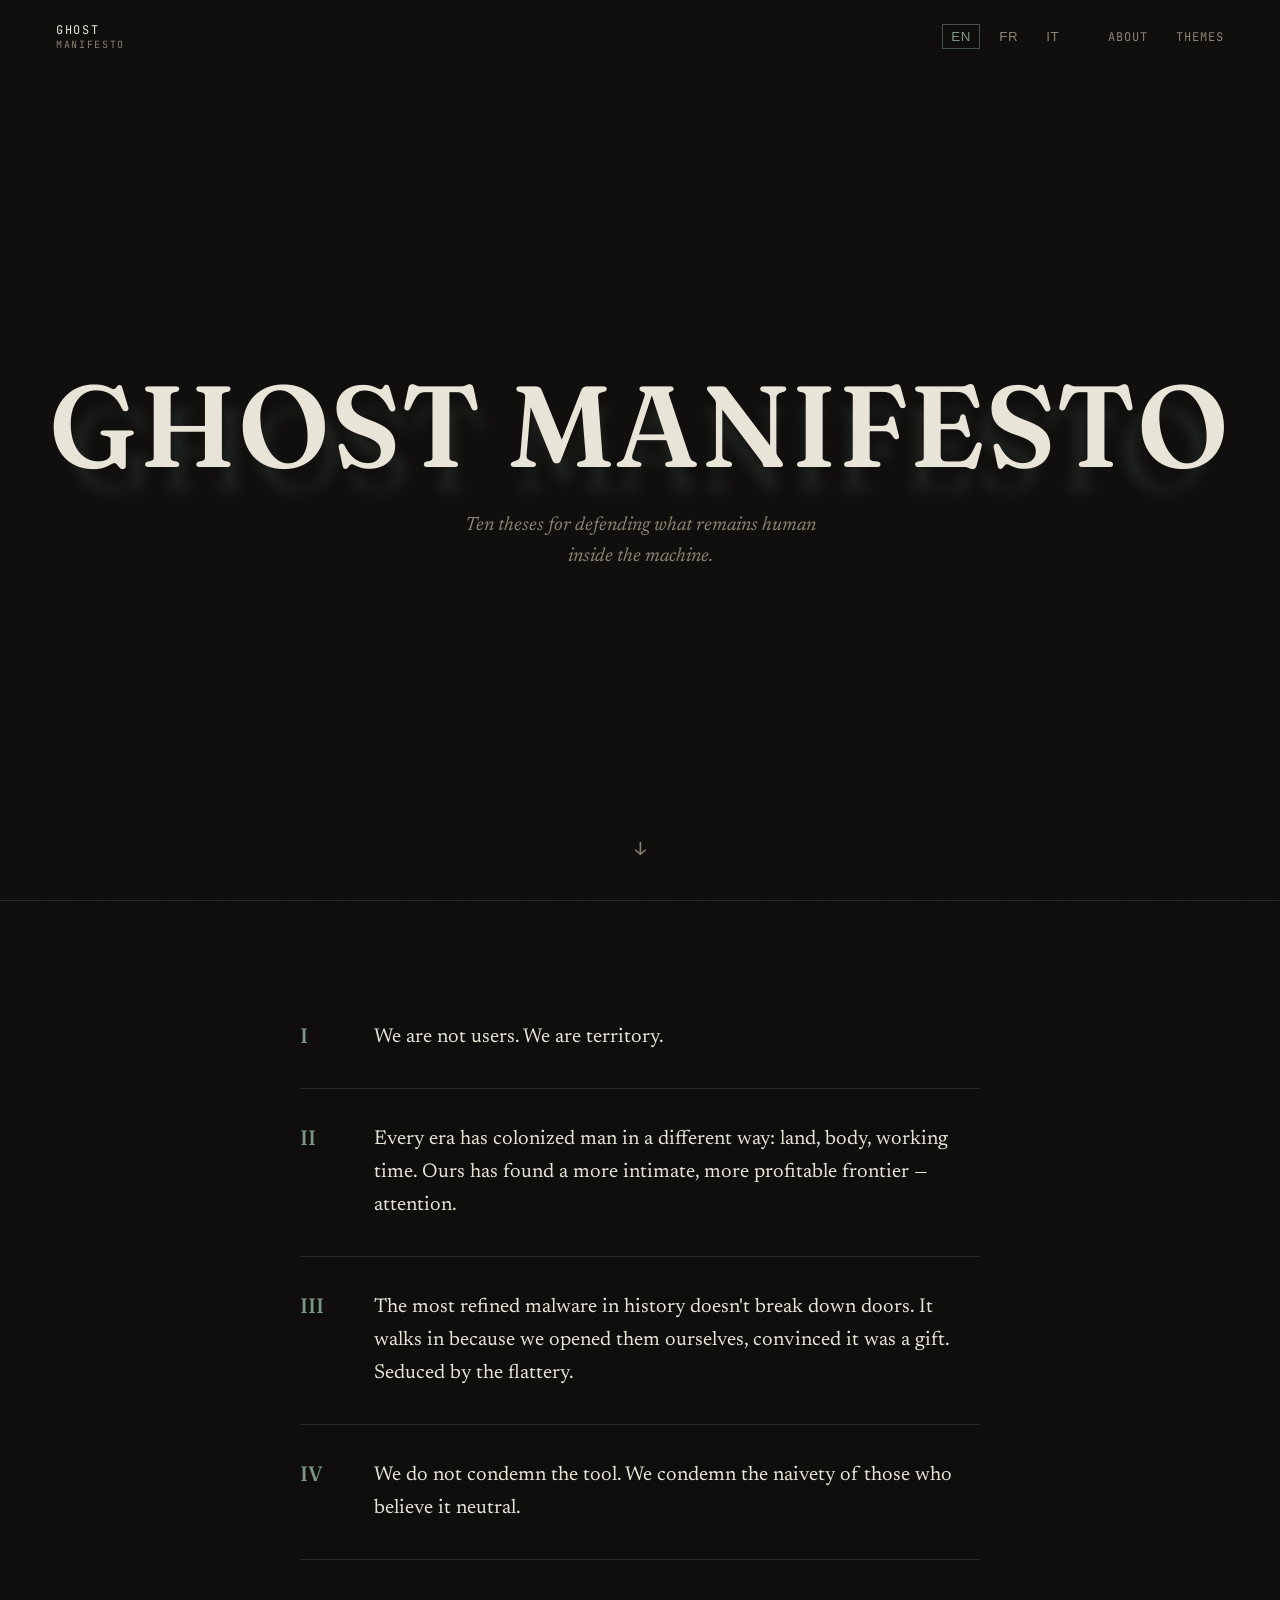
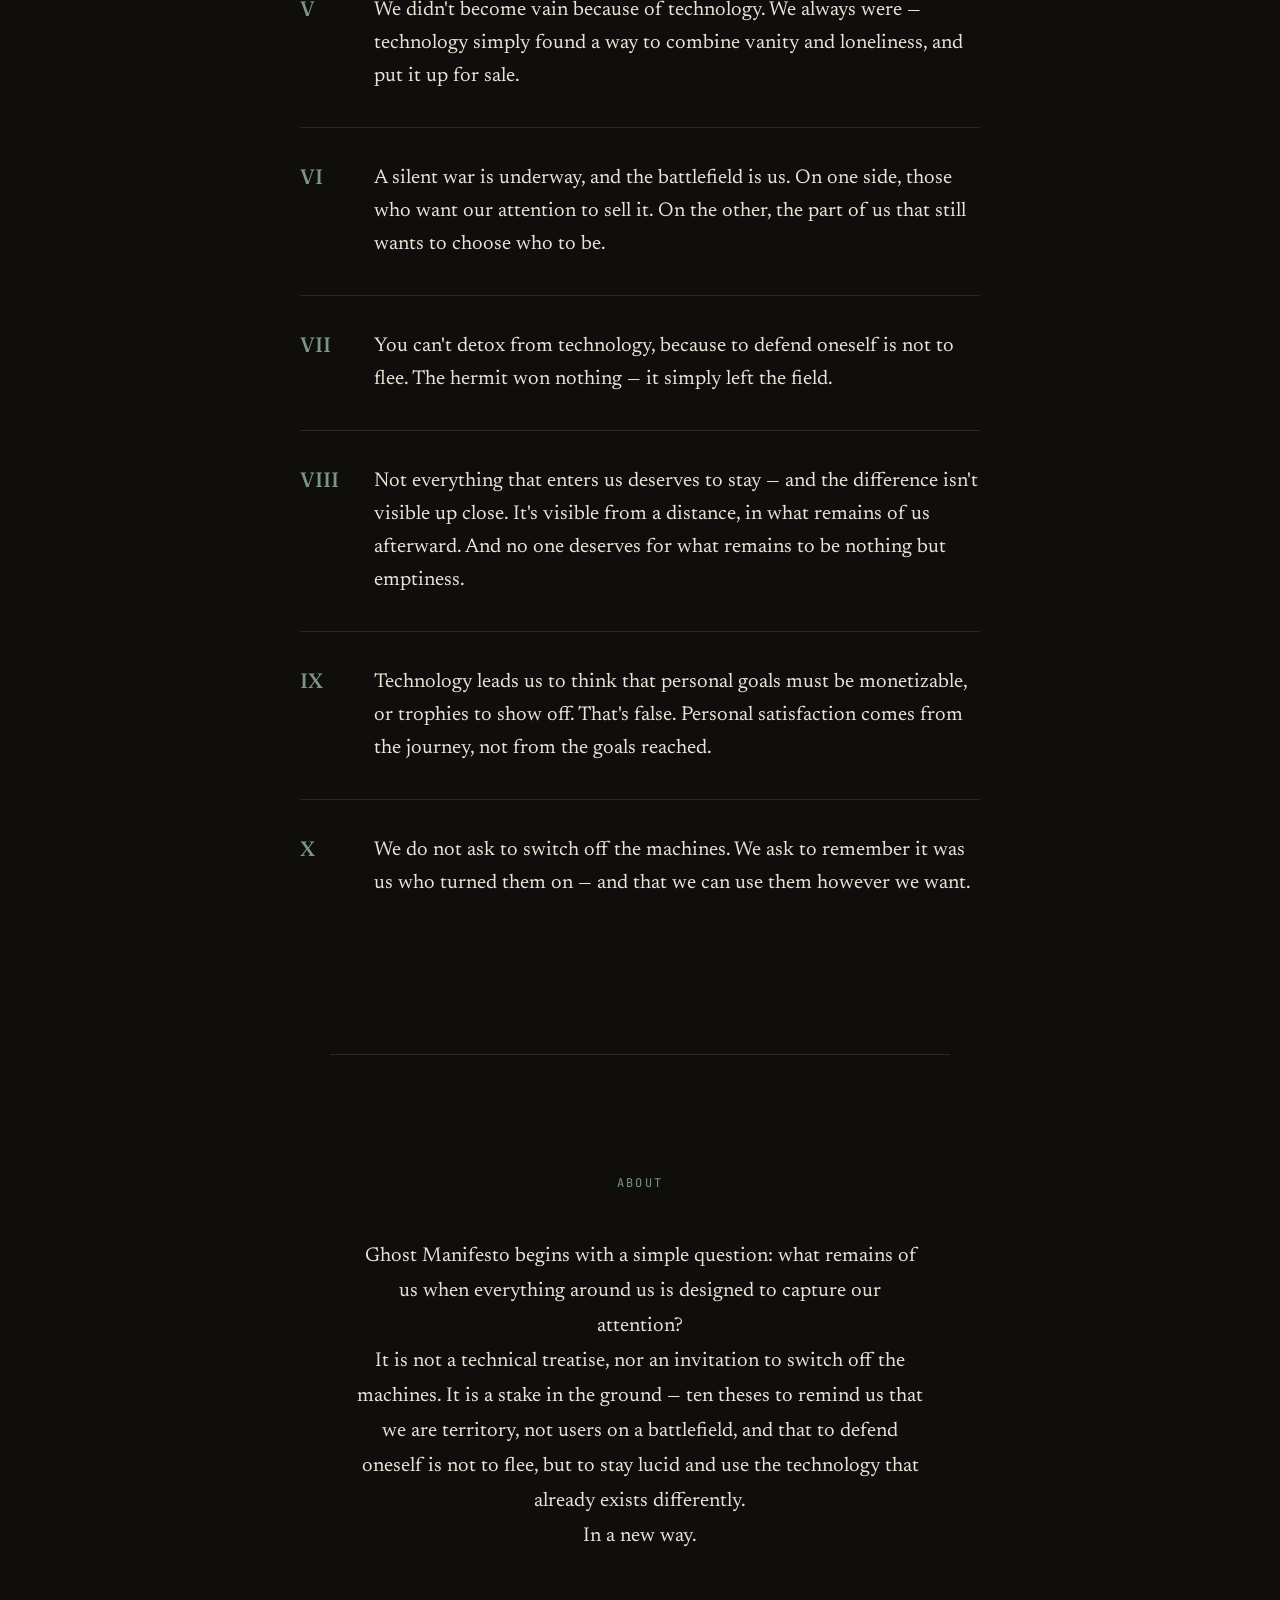
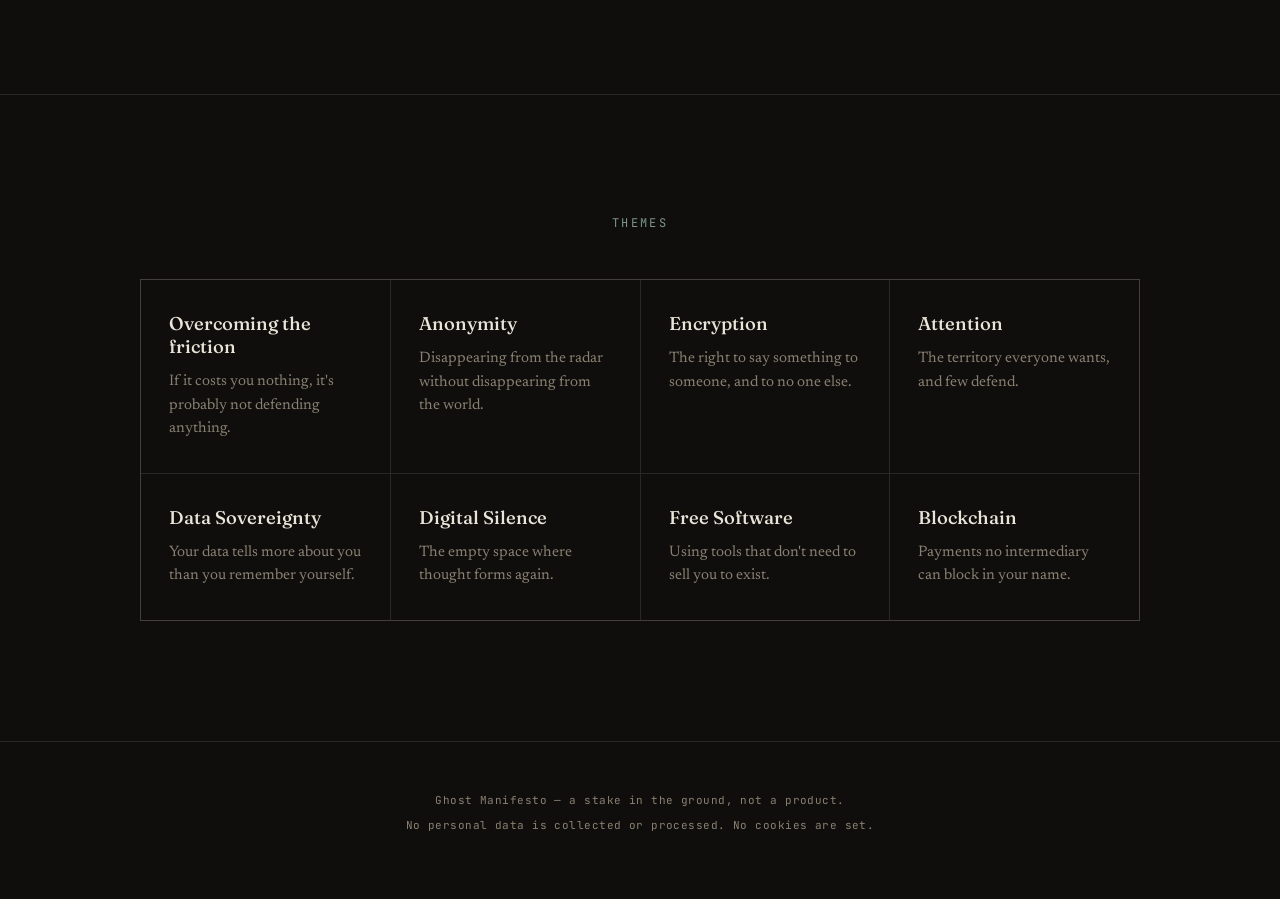
<file: index.html>
<!DOCTYPE html>
<html lang="en">
<head>
<meta charset="UTF-8">
<meta name="viewport" content="width=device-width, initial-scale=1.0">
<title>Ghost Manifesto</title>
<link rel="stylesheet" href="fonts/fonts.css">
<link rel="stylesheet" href="style.css">
</head>
<body class="lang-en">

<div class="grain" aria-hidden="true"></div>

<header class="topbar">
  <a href="index.html" class="wordmark">GHOST<span>MANIFESTO</span></a>
  <nav class="topnav">
    <div class="langs" role="group" aria-label="Lingua / Language / Langue">
      <button type="button" data-set-lang="en" class="active">EN</button>
      <button type="button" data-set-lang="fr">FR</button>
      <button type="button" data-set-lang="it">IT</button>
    </div>
    <div class="pages">
      <a href="#about"><span data-lang="it">About</span><span data-lang="en" class="lang-hidden">About</span><span data-lang="fr" class="lang-hidden">À propos</span></a>
      <a href="#temi"><span data-lang="it">Temi</span><span data-lang="en" class="lang-hidden">Themes</span><span data-lang="fr" class="lang-hidden">Thèmes</span></a>
    </div>
  </nav>
</header>

<main>

  <!-- HERO -->
  <section class="hero">
    <div class="hero-ghost" aria-hidden="true">GHOST MANIFESTO</div>
    <h1 class="hero-title">GHOST MANIFESTO</h1>
    <p class="hero-sub" data-lang="it">Dieci tesi per difendere ciò che resta umano dentro la macchina.</p>
    <p class="hero-sub lang-hidden" data-lang="en">Ten theses for defending what remains human inside the machine.</p>
    <p class="hero-sub lang-hidden" data-lang="fr">Dix thèses pour défendre ce qui reste humain dans la machine.</p>
    <div class="scroll-hint" aria-hidden="true">↓</div>
  </section>

  <!-- MANIFESTO -->
  <section id="manifesto">
    <ol class="theses">

      <li>
        <span class="num">I</span>
        <div>
          <p data-lang="it">Non siamo utenti. Siamo territorio.</p>
          <p data-lang="en" class="lang-hidden">We are not users. We are territory.</p>
          <p data-lang="fr" class="lang-hidden">Nous ne sommes pas des utilisateurs. Nous sommes un territoire.</p>
        </div>
      </li>

      <li>
        <span class="num">II</span>
        <div>
          <p data-lang="it">Ogni epoca ha colonizzato l'uomo in un modo diverso: la terra, il corpo, il tempo di lavoro. La nostra ha trovato una frontiera più intima e più redditizia — l'attenzione.</p>
          <p data-lang="en" class="lang-hidden">Every era has colonized man in a different way: land, body, working time. Ours has found a more intimate, more profitable frontier — attention.</p>
          <p data-lang="fr" class="lang-hidden">Chaque époque a colonisé l'homme différemment : la terre, le corps, le temps de travail. La nôtre a trouvé une frontière plus intime et plus rentable — l'attention.</p>
        </div>
      </li>

      <li>
        <span class="num">III</span>
        <div>
          <p data-lang="it">Il malware più raffinato della storia non entra rompendo una porta. Entra perché gliel'abbiamo aperta noi, convinti che fosse un regalo. Sedotti dalle lusinghe.</p>
          <p data-lang="en" class="lang-hidden">The most refined malware in history doesn't break down doors. It walks in because we opened them ourselves, convinced it was a gift. Seduced by the flattery.</p>
          <p data-lang="fr" class="lang-hidden">Le logiciel malveillant le plus raffiné de l'histoire n'entre pas en forçant une porte. Il entre parce que nous la lui avons ouverte, persuadés qu'il s'agissait d'un cadeau. Séduits par les flatteries.</p>
        </div>
      </li>

      <li>
        <span class="num">IV</span>
        <div>
          <p data-lang="it">Non condanniamo lo strumento. Condanniamo l'ingenuità di chi lo crede neutrale. </p>
          <p data-lang="en" class="lang-hidden">We do not condemn the tool. We condemn the naivety of those who believe it neutral.</p>
          <p data-lang="fr" class="lang-hidden">Nous ne condamnons pas l'outil. Nous condamnons la naïveté de ceux qui le croient neutre.</p>
        </div>
      </li>

      <li>
        <span class="num">V</span>
        <div>
          <p data-lang="it">Non siamo diventati vanitosi per colpa della tecnologia. Siamo sempre stati vanitosi — la tecnologia ha solo trovato il modo di coniugare vanità e solitudine e metterla a mercato.</p>
          <p data-lang="en" class="lang-hidden">We didn't become vain because of technology. We always were — technology simply found a way to combine vanity and loneliness, and put it up for sale.</p>
          <p data-lang="fr" class="lang-hidden">Ce n'est pas la technologie qui nous a rendus vaniteux. Nous l'avons toujours été — la technologie a simplement trouvé le moyen de conjuguer vanité et solitude, et de la mettre sur le marché.</p>
        </div>
      </li>

      <li>
        <span class="num">VI</span>
        <div>
          <p data-lang="it">C'è una guerra silenziosa in corso, e il campo di battaglia siamo noi. Da una parte chi vuole la nostra attenzione per venderla. Dall'altra, quella parte di noi che vorrebbe ancora scegliere chi essere.</p>
          <p data-lang="en" class="lang-hidden">A silent war is underway, and the battlefield is us. On one side, those who want our attention to sell it. On the other, the part of us that still wants to choose who to be.</p>
          <p data-lang="fr" class="lang-hidden">Une guerre silencieuse est en cours, et le champ de bataille, c'est nous. D'un côté, ceux qui veulent notre attention pour la vendre. De l'autre, cette part de nous qui voudrait encore choisir qui être.</p>
        </div>
      </li>

      <li>
        <span class="num">VII</span>
        <div>
          <p data-lang="it">Non ci si può disintossicare dalla tecnologia perchè difendersi non significa fuggire. L'eremita non ha vinto niente: si è solo tolto dal campo.</p>
          <p data-lang="en" class="lang-hidden">You can't detox from technology, because to defend oneself is not to flee. The hermit won nothing — it simply left the field.</p>
          <p data-lang="fr" class="lang-hidden">On ne peut pas se désintoxiquer de la technologie, car se défendre ne signifie pas fuir. L'ermite n'a rien gagné : il s'est seulement retiré du champ.</p>
        </div>
      </li>

      <li>
        <span class="num">VIII</span>
        <div>
          <p data-lang="it">Non tutto ciò che entra in noi merita di restare — e la differenza non si vede a occhio nudo, si vede a distanza, in ciò che resta di noi dopo. E nessuno merita che resti solo vuoto.</p>
          <p data-lang="en" class="lang-hidden">Not everything that enters us deserves to stay — and the difference isn't visible up close. It's visible from a distance, in what remains of us afterward. And no one deserves for what remains to be nothing but emptiness.</p>
          <p data-lang="fr" class="lang-hidden">Tout ce qui entre en nous ne mérite pas d'y rester — et la différence ne se voit pas à l'œil nu, elle se voit à distance, dans ce qu'il reste de nous après. Et personne ne mérite qu'il ne reste que du vide.</p>
        </div>
      </li>

      <li>
        <span class="num">IX</span>
        <div>
          <p data-lang="it">La tecnologia ci induce a pensare che gli obiettivi personali debbano essere monetizzabili o trofei di cui vantarsi.  E' falso. La soddisfazione personale deriva dai percorsi fatti non dagli obiettivi raggiunti. </p>
          <p data-lang="en" class="lang-hidden">Technology leads us to think that personal goals must be monetizable, or trophies to show off. That's false. Personal satisfaction comes from the journey, not from the goals reached.</p>
          <p data-lang="fr" class="lang-hidden">La technologie nous pousse à penser que les objectifs personnels doivent être monétisables, ou des trophées dont on peut se vanter. C'est faux. La satisfaction personnelle vient du chemin parcouru, pas des objectifs atteints.</p>
        </div>
      </li>

      <li>
        <span class="num">X</span>
        <div>
          <p data-lang="it">Non chiediamo di spegnere le macchine. Chiediamo di ricordarci che siamo noi ad averle accese e che possiamo usarle come vogliamo.</p>
          <p data-lang="en" class="lang-hidden">We do not ask to switch off the machines. We ask to remember it was us who turned them on — and that we can use them however we want.</p>
          <p data-lang="fr" class="lang-hidden">Nous ne demandons pas d'éteindre les machines. Nous demandons de nous rappeler que c'est nous qui les avons allumées — et que nous pouvons les utiliser comme nous le voulons.</p>
        </div>
      </li>

    </ol>
  </section>

  <!-- ABOUT -->
  <section id="about" class="about">
    <span class="eyebrow">
      <span data-lang="it">About</span>
      <span data-lang="en" class="lang-hidden">About</span>
      <span data-lang="fr" class="lang-hidden">À propos</span>
    </span>
    <p data-lang="it">Ghost Manifesto nasce da una domanda semplice: cosa resta di noi quando tutto, intorno, è progettato per catturare la nostra attenzione? <br> Non è un trattato tecnico e non è un invito a spegnere le macchine. È un punto fermo — dieci tesi per ricordarci che siamo territorio, non utenti in un campo di battaglia e che difendersi non significa fuggire, ma restare lucidi e usare in modo diverso la tecnologia che esiste. <BR> In modo nuovo.</p>
    <p data-lang="en" class="lang-hidden">Ghost Manifesto begins with a simple question: what remains of us when everything around us is designed to capture our attention? <br> It is not a technical treatise, nor an invitation to switch off the machines. It is a stake in the ground — ten theses to remind us that we are territory, not users on a battlefield, and that to defend oneself is not to flee, but to stay lucid and use the technology that already exists differently. <br> In a new way.</p>
    <p data-lang="fr" class="lang-hidden">Ghost Manifesto part d'une question simple : que reste-t-il de nous lorsque tout, autour, est conçu pour capter notre attention ? <br> Ce n'est ni un traité technique, ni une invitation à éteindre les machines. C'est un point d'ancrage — dix thèses pour nous rappeler que nous sommes un territoire, non des utilisateurs sur un champ de bataille, et que se défendre ne signifie pas fuir, mais rester lucide et utiliser autrement la technologie qui existe déjà. <br> D'une manière nouvelle.</p>
  </section>

  <!-- TEMI -->
  <section id="temi">
    <span class="eyebrow">
      <span data-lang="it">Temi</span>
      <span data-lang="en" class="lang-hidden">Themes</span>
      <span data-lang="fr" class="lang-hidden">Thèmes</span>
    </span>

    <div class="theme-grid">

      <a class="theme-card" href="temi/attrito.html">
        <h3 data-lang="it">Superare l'attrito</h3>
        <h3 data-lang="en" class="lang-hidden">Overcoming the friction</h3>
        <h3 data-lang="fr" class="lang-hidden">Surmonter la friction</h3>
        <p data-lang="it">Se non ti costa niente, probabilmente non sta difendendo niente.</p>
        <p data-lang="en" class="lang-hidden">If it costs you nothing, it's probably not defending anything.</p>
        <p data-lang="fr" class="lang-hidden">Si cela ne vous coûte rien, cela ne défend probablement rien.</p>
      </a>

      <a class="theme-card" href="temi/anonimato.html">
        <h3 data-lang="it">Anonimato</h3>
        <h3 data-lang="en" class="lang-hidden">Anonymity</h3>
        <h3 data-lang="fr" class="lang-hidden">Anonymat</h3>
        <p data-lang="it">Sparire dai radar senza sparire dal mondo.</p>
        <p data-lang="en" class="lang-hidden">Disappearing from the radar without disappearing from the world.</p>
        <p data-lang="fr" class="lang-hidden">Disparaître des radars sans disparaître du monde.</p>
      </a>

      <a class="theme-card" href="temi/crittografia.html">
        <h3 data-lang="it">Crittografia</h3>
        <h3 data-lang="en" class="lang-hidden">Encryption</h3>
        <h3 data-lang="fr" class="lang-hidden">Chiffrement</h3>
        <p data-lang="it">Il diritto di dire qualcosa a qualcuno, e a nessun altro.</p>
        <p data-lang="en" class="lang-hidden">The right to say something to someone, and to no one else.</p>
        <p data-lang="fr" class="lang-hidden">Le droit de dire quelque chose à quelqu'un, et à personne d'autre.</p>
      </a>

      <a class="theme-card" href="temi/attenzione.html">
        <h3 data-lang="it">Attenzione</h3>
        <h3 data-lang="en" class="lang-hidden">Attention</h3>
        <h3 data-lang="fr" class="lang-hidden">Attention</h3>
        <p data-lang="it">Il territorio che tutti vogliono, e che pochi difendono.</p>
        <p data-lang="en" class="lang-hidden">The territory everyone wants, and few defend.</p>
        <p data-lang="fr" class="lang-hidden">Le territoire que tout le monde veut, et que peu défendent.</p>
      </a>

      <a class="theme-card" href="temi/sovranita-dati.html">
        <h3 data-lang="it">Sovranità dei dati</h3>
        <h3 data-lang="en" class="lang-hidden">Data Sovereignty</h3>
        <h3 data-lang="fr" class="lang-hidden">Souveraineté des données</h3>
        <p data-lang="it">I tuoi dati raccontano di te più di quanto tu stesso ricordi.</p>
        <p data-lang="en" class="lang-hidden">Your data tells more about you than you remember yourself.</p>
        <p data-lang="fr" class="lang-hidden">Vos données en disent plus sur vous que vous ne vous en souvenez.</p>
      </a>

      <a class="theme-card" href="temi/silenzio-digitale.html">
        <h3 data-lang="it">Silenzio digitale</h3>
        <h3 data-lang="en" class="lang-hidden">Digital Silence</h3>
        <h3 data-lang="fr" class="lang-hidden">Silence numérique</h3>
        <p data-lang="it">Lo spazio vuoto dove il pensiero torna a formarsi.</p>
        <p data-lang="en" class="lang-hidden">The empty space where thought forms again.</p>
        <p data-lang="fr" class="lang-hidden">L'espace vide où la pensée se reforme.</p>
      </a>

      <a class="theme-card" href="temi/software-libero.html">
        <h3 data-lang="it">Software libero</h3>
        <h3 data-lang="en" class="lang-hidden">Free Software</h3>
        <h3 data-lang="fr" class="lang-hidden">Logiciel libre</h3>
        <p data-lang="it">Usare strumenti che non hanno bisogno di venderti per esistere.</p>
        <p data-lang="en" class="lang-hidden">Using tools that don't need to sell you to exist.</p>
        <p data-lang="fr" class="lang-hidden">Utiliser des outils qui n'ont pas besoin de vous vendre pour exister.</p>
      </a>

      <a class="theme-card" href="temi/blockchain.html">
        <h3 data-lang="it">Blockchain</h3>
        <h3 data-lang="en" class="lang-hidden">Blockchain</h3>
        <h3 data-lang="fr" class="lang-hidden">Blockchain</h3>
        <p data-lang="it">Pagamenti che nessun intermediario può bloccare in tuo nome.</p>
        <p data-lang="en" class="lang-hidden">Payments no intermediary can block in your name.</p>
        <p data-lang="fr" class="lang-hidden">Des paiements qu'aucun intermédiaire ne peut bloquer en votre nom.</p>
      </a>

    </div>
  </section>

</main>

<footer>
  <p data-lang="it">Ghost Manifesto — un punto fermo, non un prodotto.</p>
  <p data-lang="en" class="lang-hidden">Ghost Manifesto — a stake in the ground, not a product.</p>
  <p data-lang="fr" class="lang-hidden">Ghost Manifesto — un point d'ancrage, non un produit.</p>
  <p data-lang="it">Nessun dato personale viene raccolto o trattato. Nessun cookie viene installato.</p>
  <p data-lang="en" class="lang-hidden">No personal data is collected or processed. No cookies are set.</p>
  <p data-lang="fr" class="lang-hidden">Aucune donnée personnelle n'est collectée ni traitée. Aucun cookie n'est déposé.</p>
</footer>

<script>
  function setLang(lang){
    document.querySelectorAll('[data-lang]').forEach(function(el){
      el.classList.toggle('lang-hidden', el.getAttribute('data-lang') !== lang);
    });
    document.querySelectorAll('[data-set-lang]').forEach(function(btn){
      btn.classList.toggle('active', btn.getAttribute('data-set-lang') === lang);
    });
    document.documentElement.setAttribute('lang', lang);
    document.body.className = 'lang-' + lang;
    try{ sessionStorage.setItem('gm-lang', lang); }catch(e){}
  }

  document.querySelectorAll('[data-set-lang]').forEach(function(btn){
    btn.addEventListener('click', function(){ setLang(btn.getAttribute('data-set-lang')); });
  });

  var storedLang;
  try{ storedLang = sessionStorage.getItem('gm-lang'); }catch(e){}
  setLang(storedLang || 'en');
</script>

</body>
</html>
</file>
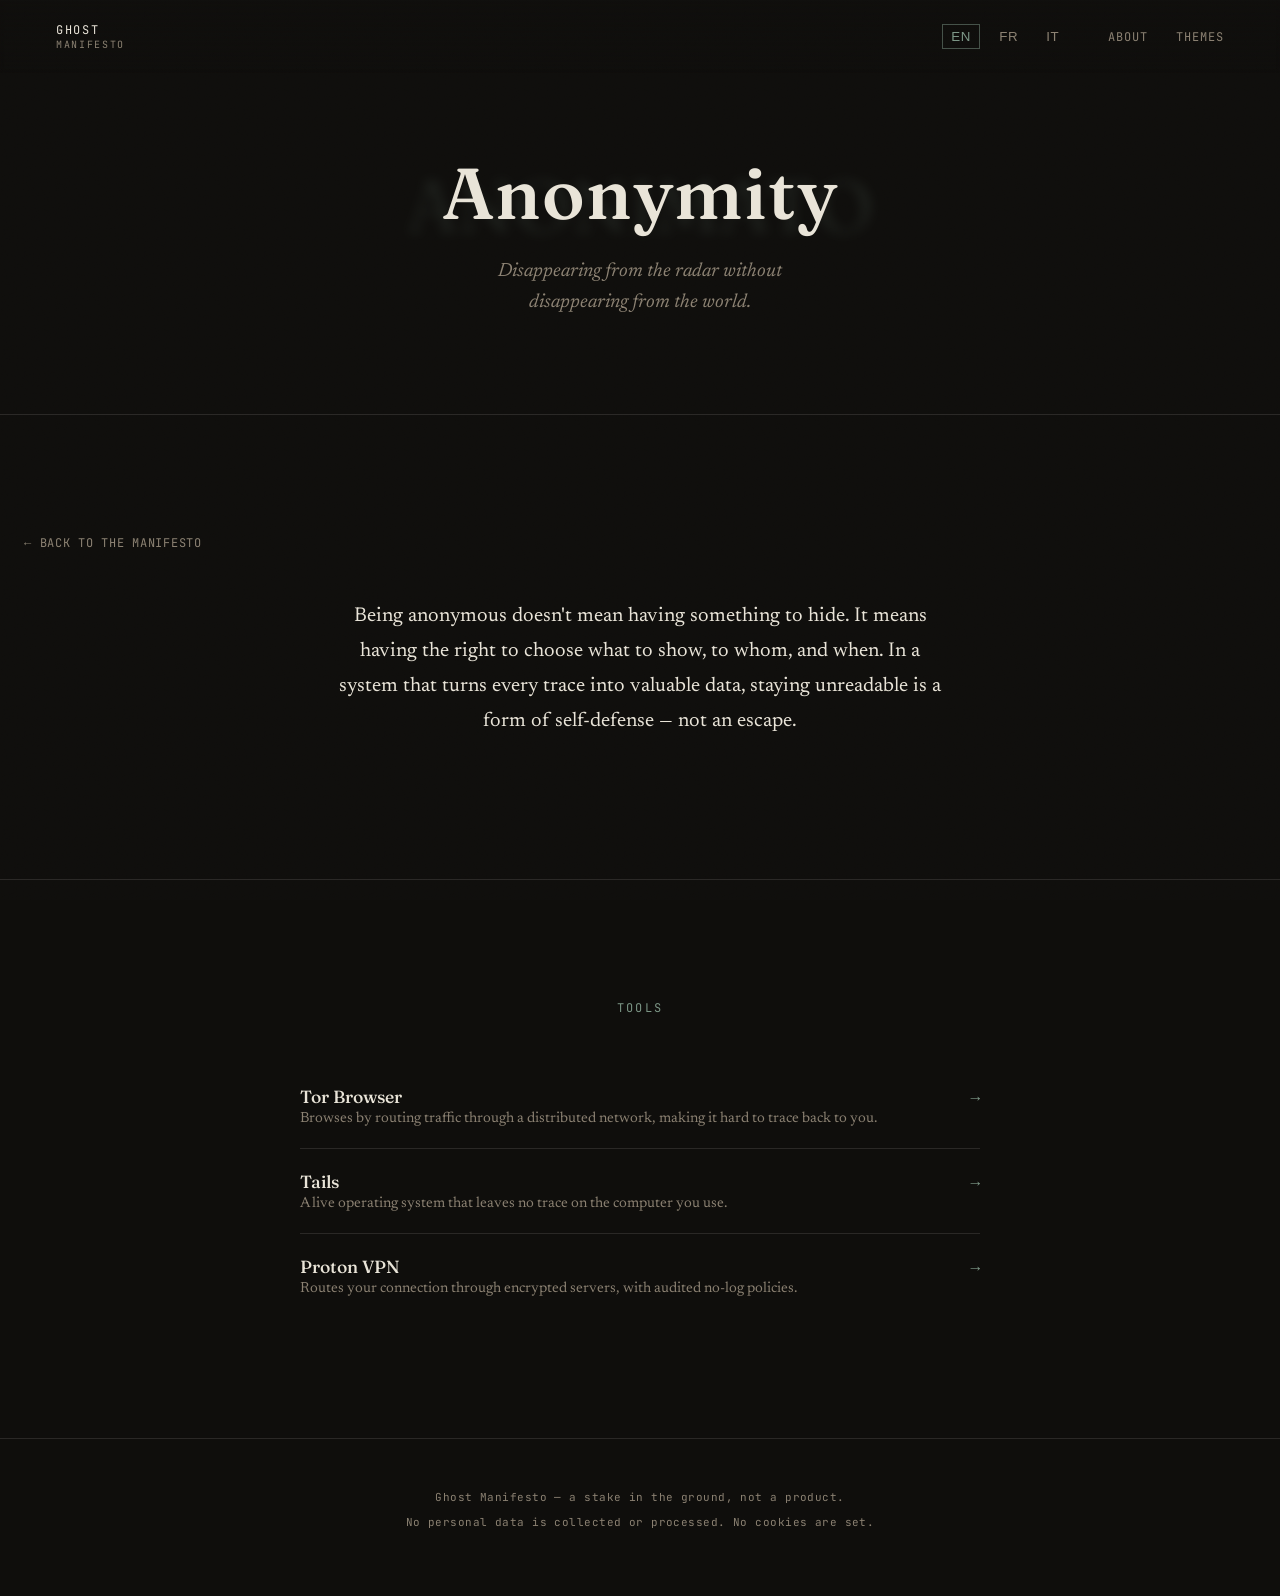
<file: temi/anonimato.html>
<!DOCTYPE html>
<html lang="en">
<head>
<meta charset="UTF-8">
<meta name="viewport" content="width=device-width, initial-scale=1.0">
<title>Anonimato — Ghost Manifesto</title>
<link rel="stylesheet" href="../fonts/fonts.css">
<link rel="stylesheet" href="../style.css">
<style>
  /* stili specifici di questa pagina tema, sopra alla base condivisa */
  .theme-hero{
    min-height: 46vh;
    padding-top: 140px;
  }
  .theme-hero .hero-title{ font-size: clamp(2.2rem, 7vw, 4.5rem); }
  .theme-hero .hero-ghost{ font-size: clamp(2.2rem, 7vw, 4.5rem); }

  .back-link{
    display:inline-block;
    margin-bottom: 28px;
    font-family: 'JetBrains Mono', monospace;
    font-size: 12px;
    letter-spacing: 0.06em;
    text-transform: uppercase;
    color: var(--ash);
    text-decoration: none;
  }
  .back-link:hover{ color: var(--patina); }

  .tools{
    max-width: 680px;
    margin: 0 auto;
  }
  .tool{
    display:flex;
    justify-content: space-between;
    align-items: baseline;
    gap: 16px;
    padding: 22px 0;
    border-bottom: 1px solid var(--hairline);
    text-decoration: none;
    color: inherit;
  }
  .tool:last-child{ border-bottom: none; }
  .tool-name{
    font-family: 'Fraunces', serif;
    font-weight: 500;
    font-size: 1.1rem;
    color: var(--bone);
  }
  .tool-desc{
    display:block;
    margin-top: 4px;
    font-size: 0.92rem;
    color: var(--ash);
    font-family: 'Newsreader', serif;
  }
  .tool-arrow{
    font-family: 'JetBrains Mono', monospace;
    color: var(--patina);
    flex-shrink: 0;
  }
</style>
</head>
<body class="lang-en">

<div class="grain" aria-hidden="true"></div>

<header class="topbar">
  <a href="../index.html" class="wordmark">GHOST<span>MANIFESTO</span></a>
  <nav class="topnav">
    <div class="langs" role="group" aria-label="Lingua / Language / Langue">
      <button type="button" data-set-lang="en" class="active">EN</button>
      <button type="button" data-set-lang="fr">FR</button>
      <button type="button" data-set-lang="it">IT</button>
    </div>
    <div class="pages">
      <a href="../index.html#about"><span data-lang="it">About</span><span data-lang="en" class="lang-hidden">About</span><span data-lang="fr" class="lang-hidden">À propos</span></a>
      <a href="../index.html#temi"><span data-lang="it">Temi</span><span data-lang="en" class="lang-hidden">Themes</span><span data-lang="fr" class="lang-hidden">Thèmes</span></a>
    </div>
  </nav>
</header>

<main>

  <section class="hero theme-hero">
    <div class="hero-ghost" aria-hidden="true">ANONIMATO</div>
    <h1 class="hero-title">
      <span data-lang="it">Anonimato</span>
      <span data-lang="en" class="lang-hidden">Anonymity</span>
      <span data-lang="fr" class="lang-hidden">Anonymat</span>
    </h1>
    <p class="hero-sub" data-lang="it">Sparire dai radar senza sparire dal mondo.</p>
    <p class="hero-sub lang-hidden" data-lang="en">Disappearing from the radar without disappearing from the world.</p>
    <p class="hero-sub lang-hidden" data-lang="fr">Disparaître des radars sans disparaître du monde.</p>
  </section>

  <section>
    <a class="back-link" href="../index.html">
      <span data-lang="it">← Torna al Manifesto</span>
      <span data-lang="en" class="lang-hidden">← Back to the Manifesto</span>
      <span data-lang="fr" class="lang-hidden">← Retour au Manifeste</span>
    </a>

    <div class="about">
      <p data-lang="it">Essere anonimi non significa avere qualcosa da nascondere. Significa avere il diritto di scegliere cosa mostrare, a chi, e quando. In un sistema che trasforma ogni traccia in un dato di valore, restare illeggibili è una forma di autodifesa — non una fuga.</p>
      <p data-lang="en" class="lang-hidden">Being anonymous doesn't mean having something to hide. It means having the right to choose what to show, to whom, and when. In a system that turns every trace into valuable data, staying unreadable is a form of self-defense — not an escape.</p>
      <p data-lang="fr" class="lang-hidden">Être anonyme ne signifie pas avoir quelque chose à cacher. Cela signifie avoir le droit de choisir ce que l'on montre, à qui, et quand. Dans un système qui transforme chaque trace en donnée de valeur, rester illisible est une forme d'autodéfense — non une fuite.</p>
    </div>
  </section>

  <section>
    <span class="eyebrow">
      <span data-lang="it">Strumenti</span>
      <span data-lang="en" class="lang-hidden">Tools</span>
      <span data-lang="fr" class="lang-hidden">Outils</span>
    </span>

    <div class="tools">

      <a class="tool" href="https://www.torproject.org/" target="_blank" rel="noopener">
        <span>
          <span class="tool-name">Tor Browser</span>
          <span class="tool-desc" data-lang="it">Naviga instradando il traffico attraverso una rete distribuita, rendendo difficile risalire a te.</span>
          <span class="tool-desc lang-hidden" data-lang="en">Browses by routing traffic through a distributed network, making it hard to trace back to you.</span>
          <span class="tool-desc lang-hidden" data-lang="fr">Navigue en acheminant le trafic à travers un réseau distribué, rendant difficile de remonter jusqu'à vous.</span>
        </span>
        <span class="tool-arrow">→</span>
      </a>

      <a class="tool" href="https://tails.net/" target="_blank" rel="noopener">
        <span>
          <span class="tool-name">Tails</span>
          <span class="tool-desc" data-lang="it">Sistema operativo live che non lascia traccia sul computer che usi.</span>
          <span class="tool-desc lang-hidden" data-lang="en">A live operating system that leaves no trace on the computer you use.</span>
          <span class="tool-desc lang-hidden" data-lang="fr">Système d'exploitation live qui ne laisse aucune trace sur l'ordinateur utilisé.</span>
        </span>
        <span class="tool-arrow">→</span>
      </a>

      <a class="tool" href="https://protonvpn.com/" target="_blank" rel="noopener">
        <span>
          <span class="tool-name">Proton VPN</span>
          <span class="tool-desc" data-lang="it">Instrada la connessione attraverso server cifrati, con politiche di no-log verificate.</span>
          <span class="tool-desc lang-hidden" data-lang="en">Routes your connection through encrypted servers, with audited no-log policies.</span>
          <span class="tool-desc lang-hidden" data-lang="fr">Achemine votre connexion via des serveurs chiffrés, avec des politiques de non-conservation des journaux vérifiées.</span>
        </span>
        <span class="tool-arrow">→</span>
      </a>

    </div>
  </section>

</main>

<footer>
  <p data-lang="it">Ghost Manifesto — un punto fermo, non un prodotto.</p>
  <p data-lang="en" class="lang-hidden">Ghost Manifesto — a stake in the ground, not a product.</p>
  <p data-lang="fr" class="lang-hidden">Ghost Manifesto — un point d'ancrage, non un produit.</p>
  <p data-lang="it">Nessun dato personale viene raccolto o trattato. Nessun cookie viene installato.</p>
  <p data-lang="en" class="lang-hidden">No personal data is collected or processed. No cookies are set.</p>
  <p data-lang="fr" class="lang-hidden">Aucune donnée personnelle n'est collectée ni traitée. Aucun cookie n'est déposé.</p>
</footer>

<script>
  function setLang(lang){
    document.querySelectorAll('[data-lang]').forEach(function(el){
      el.classList.toggle('lang-hidden', el.getAttribute('data-lang') !== lang);
    });
    document.querySelectorAll('[data-set-lang]').forEach(function(btn){
      btn.classList.toggle('active', btn.getAttribute('data-set-lang') === lang);
    });
    document.documentElement.setAttribute('lang', lang);
    document.body.className = 'lang-' + lang;
    try{ sessionStorage.setItem('gm-lang', lang); }catch(e){}
  }

  document.querySelectorAll('[data-set-lang]').forEach(function(btn){
    btn.addEventListener('click', function(){ setLang(btn.getAttribute('data-set-lang')); });
  });

  var storedLang;
  try{ storedLang = sessionStorage.getItem('gm-lang'); }catch(e){}
  setLang(storedLang || 'en');
</script>

</body>
</html>
</file>
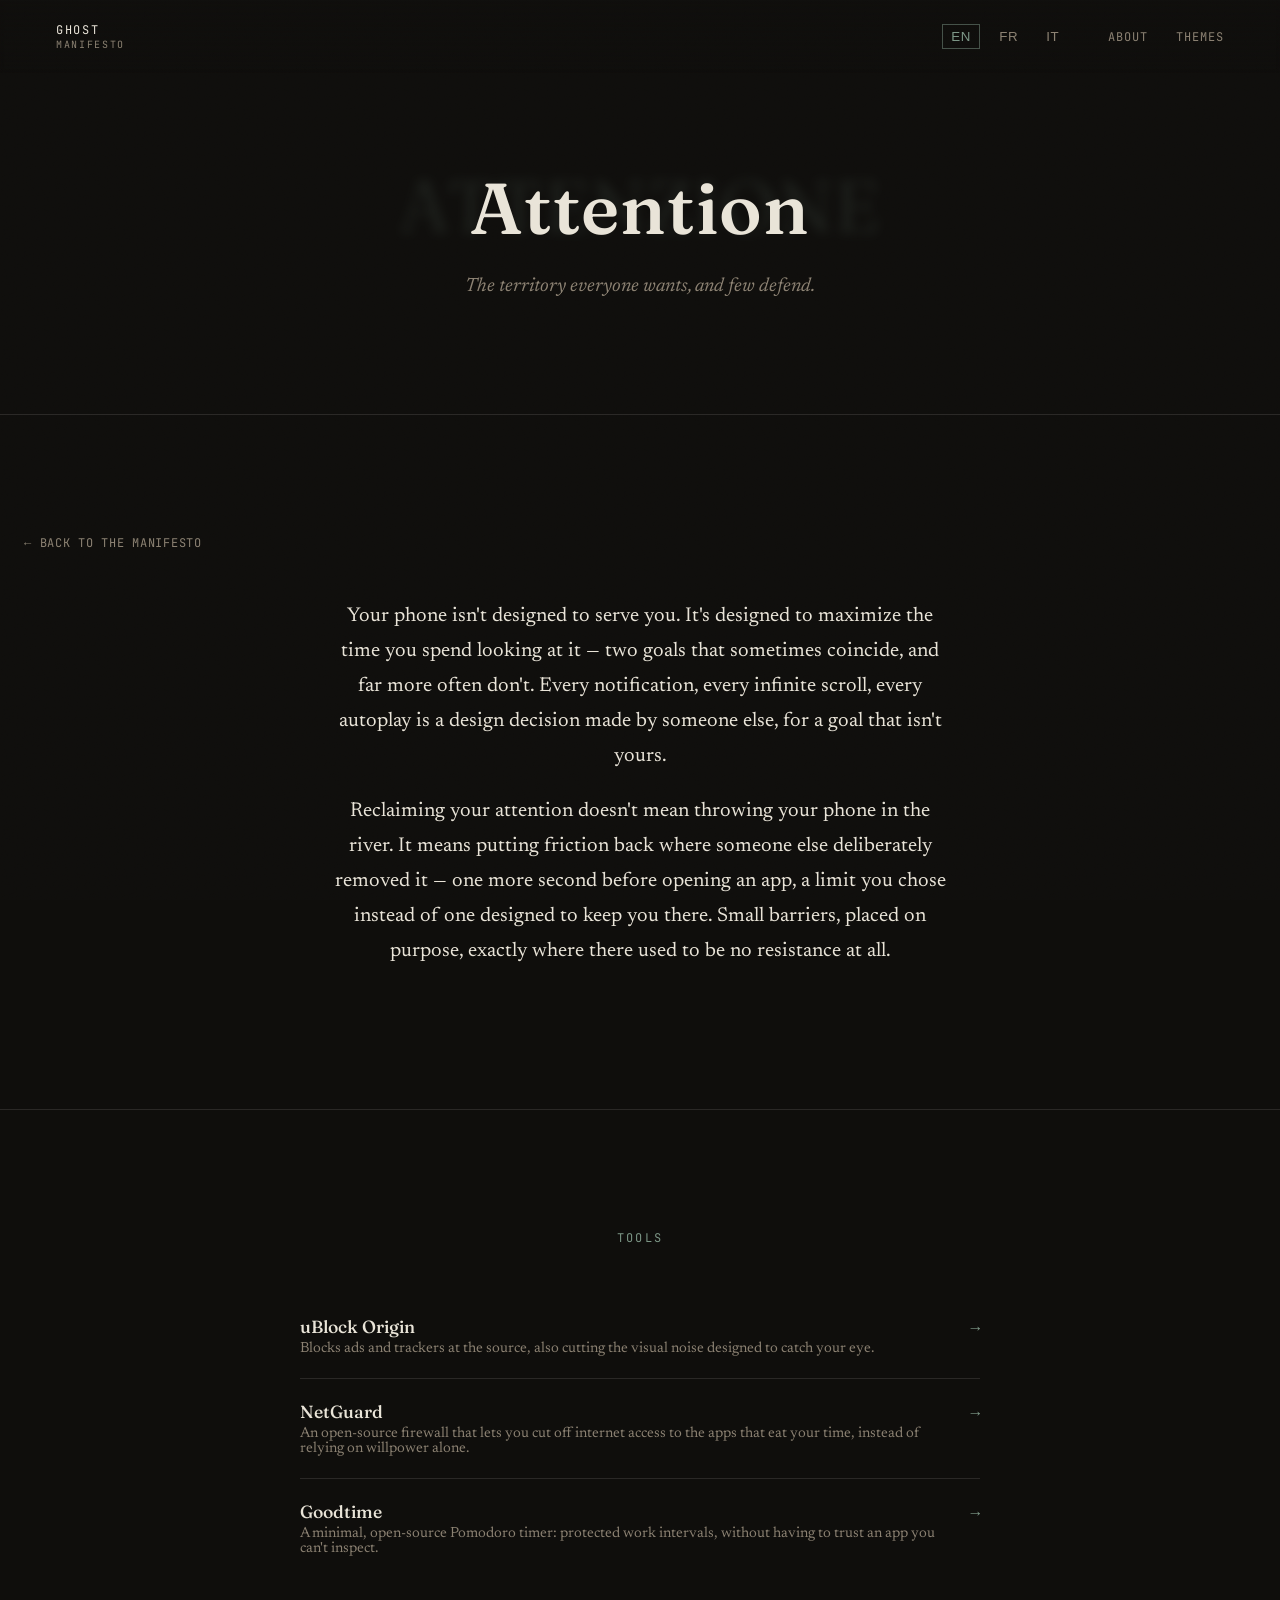
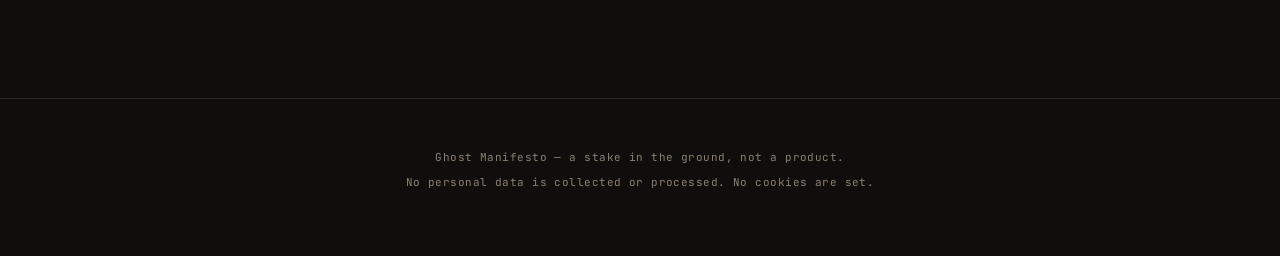
<file: temi/attenzione.html>
<!DOCTYPE html>
<html lang="en">
<head>
<meta charset="UTF-8">
<meta name="viewport" content="width=device-width, initial-scale=1.0">
<title>Attenzione — Ghost Manifesto</title>
<link rel="stylesheet" href="../fonts/fonts.css">
<link rel="stylesheet" href="../style.css">
<style>
  .theme-hero{
    min-height: 46vh;
    padding-top: 140px;
  }
  .theme-hero .hero-title{ font-size: clamp(2.2rem, 7vw, 4.5rem); }
  .theme-hero .hero-ghost{ font-size: clamp(2.2rem, 7vw, 4.5rem); }

  .back-link{
    display:inline-block;
    margin-bottom: 28px;
    font-family: 'JetBrains Mono', monospace;
    font-size: 12px;
    letter-spacing: 0.06em;
    text-transform: uppercase;
    color: var(--ash);
    text-decoration: none;
  }
  .back-link:hover{ color: var(--patina); }

  .tools{
    max-width: 680px;
    margin: 0 auto;
  }
  .tool{
    display:flex;
    justify-content: space-between;
    align-items: baseline;
    gap: 16px;
    padding: 22px 0;
    border-bottom: 1px solid var(--hairline);
    text-decoration: none;
    color: inherit;
  }
  .tool:last-child{ border-bottom: none; }
  .tool-name{
    font-family: 'Fraunces', serif;
    font-weight: 500;
    font-size: 1.1rem;
    color: var(--bone);
  }
  .tool-desc{
    display:block;
    margin-top: 4px;
    font-size: 0.92rem;
    color: var(--ash);
    font-family: 'Newsreader', serif;
  }
  .tool-arrow{
    font-family: 'JetBrains Mono', monospace;
    color: var(--patina);
    flex-shrink: 0;
  }
</style>
</head>
<body class="lang-en">

<div class="grain" aria-hidden="true"></div>

<header class="topbar">
  <a href="../index.html" class="wordmark">GHOST<span>MANIFESTO</span></a>
  <nav class="topnav">
    <div class="langs" role="group" aria-label="Lingua / Language / Langue">
      <button type="button" data-set-lang="en" class="active">EN</button>
      <button type="button" data-set-lang="fr">FR</button>
      <button type="button" data-set-lang="it">IT</button>
    </div>
    <div class="pages">
      <a href="../index.html#about"><span data-lang="it">About</span><span data-lang="en" class="lang-hidden">About</span><span data-lang="fr" class="lang-hidden">À propos</span></a>
      <a href="../index.html#temi"><span data-lang="it">Temi</span><span data-lang="en" class="lang-hidden">Themes</span><span data-lang="fr" class="lang-hidden">Thèmes</span></a>
    </div>
  </nav>
</header>

<main>

  <section class="hero theme-hero">
    <div class="hero-ghost" aria-hidden="true">ATTENZIONE</div>
    <h1 class="hero-title">
      <span data-lang="it">Attenzione</span>
      <span data-lang="en" class="lang-hidden">Attention</span>
      <span data-lang="fr" class="lang-hidden">Attention</span>
    </h1>
    <p class="hero-sub" data-lang="it">Il territorio che tutti vogliono, e che pochi difendono.</p>
    <p class="hero-sub lang-hidden" data-lang="en">The territory everyone wants, and few defend.</p>
    <p class="hero-sub lang-hidden" data-lang="fr">Le territoire que tout le monde veut, et que peu défendent.</p>
  </section>

  <section>
    <a class="back-link" href="../index.html">
      <span data-lang="it">← Torna al Manifesto</span>
      <span data-lang="en" class="lang-hidden">← Back to the Manifesto</span>
      <span data-lang="fr" class="lang-hidden">← Retour au Manifeste</span>
    </a>

    <div class="about">
      <p data-lang="it">Il tuo telefono non è progettato per servirti. È progettato per massimizzare il tempo che passi a guardarlo — sono due obiettivi che a volte coincidono, e molto più spesso no. Ogni notifica, ogni scroll infinito, ogni autoplay è una decisione di design presa da qualcun altro, per un obiettivo che non è il tuo.</p>
      <p data-lang="en" class="lang-hidden">Your phone isn't designed to serve you. It's designed to maximize the time you spend looking at it — two goals that sometimes coincide, and far more often don't. Every notification, every infinite scroll, every autoplay is a design decision made by someone else, for a goal that isn't yours.</p>
      <p data-lang="fr" class="lang-hidden">Votre téléphone n'est pas conçu pour vous servir. Il est conçu pour maximiser le temps que vous passez à le regarder — deux objectifs qui coïncident parfois, et bien plus souvent non. Chaque notification, chaque défilement infini, chaque lecture automatique est une décision de conception prise par quelqu'un d'autre, pour un objectif qui n'est pas le vôtre.</p>

      <p data-lang="it">Riprendersi l'attenzione non significa buttare il telefono nel fiume. Significa rimettere l'attrito dove qualcun altro lo aveva tolto apposta — un secondo in più prima di aprire un'app, un limite che hai scelto tu invece che uno pensato per farti restare. Piccole barriere, messe di proposito, nei punti in cui prima non c'era resistenza.</p>
      <p data-lang="en" class="lang-hidden">Reclaiming your attention doesn't mean throwing your phone in the river. It means putting friction back where someone else deliberately removed it — one more second before opening an app, a limit you chose instead of one designed to keep you there. Small barriers, placed on purpose, exactly where there used to be no resistance at all.</p>
      <p data-lang="fr" class="lang-hidden">Se réapproprier son attention ne signifie pas jeter son téléphone à la rivière. Cela signifie remettre de la friction là où quelqu'un d'autre l'avait délibérément retirée — une seconde de plus avant d'ouvrir une application, une limite que vous avez choisie plutôt qu'une pensée pour vous faire rester. De petites barrières, posées exprès, précisément là où il n'y avait plus de résistance.</p>
    </div>
  </section>

  <section>
    <span class="eyebrow">
      <span data-lang="it">Strumenti</span>
      <span data-lang="en" class="lang-hidden">Tools</span>
      <span data-lang="fr" class="lang-hidden">Outils</span>
    </span>

    <div class="tools">

      <a class="tool" href="https://ublockorigin.com/" target="_blank" rel="noopener">
        <span>
          <span class="tool-name">uBlock Origin</span>
          <span class="tool-desc" data-lang="it">Blocca pubblicità e tracker alla radice, riducendo anche il rumore visivo pensato per catturare lo sguardo.</span>
          <span class="tool-desc lang-hidden" data-lang="en">Blocks ads and trackers at the source, also cutting the visual noise designed to catch your eye.</span>
          <span class="tool-desc lang-hidden" data-lang="fr">Bloque publicités et traceurs à la source, réduisant aussi le bruit visuel conçu pour capter le regard.</span>
        </span>
        <span class="tool-arrow">→</span>
      </a>

      <a class="tool" href="https://www.netguard.me/" target="_blank" rel="noopener">
        <span>
          <span class="tool-name">NetGuard</span>
          <span class="tool-desc" data-lang="it">Un firewall open source che ti permette di tagliare l'accesso a internet alle app che ti risucchiano il tempo, invece che affidarti solo alla forza di volontà.</span>
          <span class="tool-desc lang-hidden" data-lang="en">An open-source firewall that lets you cut off internet access to the apps that eat your time, instead of relying on willpower alone.</span>
          <span class="tool-desc lang-hidden" data-lang="fr">Un pare-feu open source qui vous permet de couper l'accès à internet aux applications qui dévorent votre temps, plutôt que de compter uniquement sur votre volonté.</span>
        </span>
        <span class="tool-arrow">→</span>
      </a>

      <a class="tool" href="https://f-droid.org/en/packages/com.apps.adrcotfas.goodtime/" target="_blank" rel="noopener">
        <span>
          <span class="tool-name">Goodtime</span>
          <span class="tool-desc" data-lang="it">Un timer Pomodoro minimale e open source: intervalli di lavoro protetti, senza doverti fidare di un'app che non puoi ispezionare.</span>
          <span class="tool-desc lang-hidden" data-lang="en">A minimal, open-source Pomodoro timer: protected work intervals, without having to trust an app you can't inspect.</span>
          <span class="tool-desc lang-hidden" data-lang="fr">Un minuteur Pomodoro minimaliste et open source : des intervalles de travail protégés, sans avoir à faire confiance à une application que vous ne pouvez pas inspecter.</span>
        </span>
        <span class="tool-arrow">→</span>
      </a>

    </div>
  </section>

</main>

<footer>
  <p data-lang="it">Ghost Manifesto — un punto fermo, non un prodotto.</p>
  <p data-lang="en" class="lang-hidden">Ghost Manifesto — a stake in the ground, not a product.</p>
  <p data-lang="fr" class="lang-hidden">Ghost Manifesto — un point d'ancrage, non un produit.</p>
  <p data-lang="it">Nessun dato personale viene raccolto o trattato. Nessun cookie viene installato.</p>
  <p data-lang="en" class="lang-hidden">No personal data is collected or processed. No cookies are set.</p>
  <p data-lang="fr" class="lang-hidden">Aucune donnée personnelle n'est collectée ni traitée. Aucun cookie n'est déposé.</p>
</footer>

<script>
  function setLang(lang){
    document.querySelectorAll('[data-lang]').forEach(function(el){
      el.classList.toggle('lang-hidden', el.getAttribute('data-lang') !== lang);
    });
    document.querySelectorAll('[data-set-lang]').forEach(function(btn){
      btn.classList.toggle('active', btn.getAttribute('data-set-lang') === lang);
    });
    document.documentElement.setAttribute('lang', lang);
    document.body.className = 'lang-' + lang;
    try{ sessionStorage.setItem('gm-lang', lang); }catch(e){}
  }

  document.querySelectorAll('[data-set-lang]').forEach(function(btn){
    btn.addEventListener('click', function(){ setLang(btn.getAttribute('data-set-lang')); });
  });

  var storedLang;
  try{ storedLang = sessionStorage.getItem('gm-lang'); }catch(e){}
  setLang(storedLang || 'en');
</script>

</body>
</html>
</file>
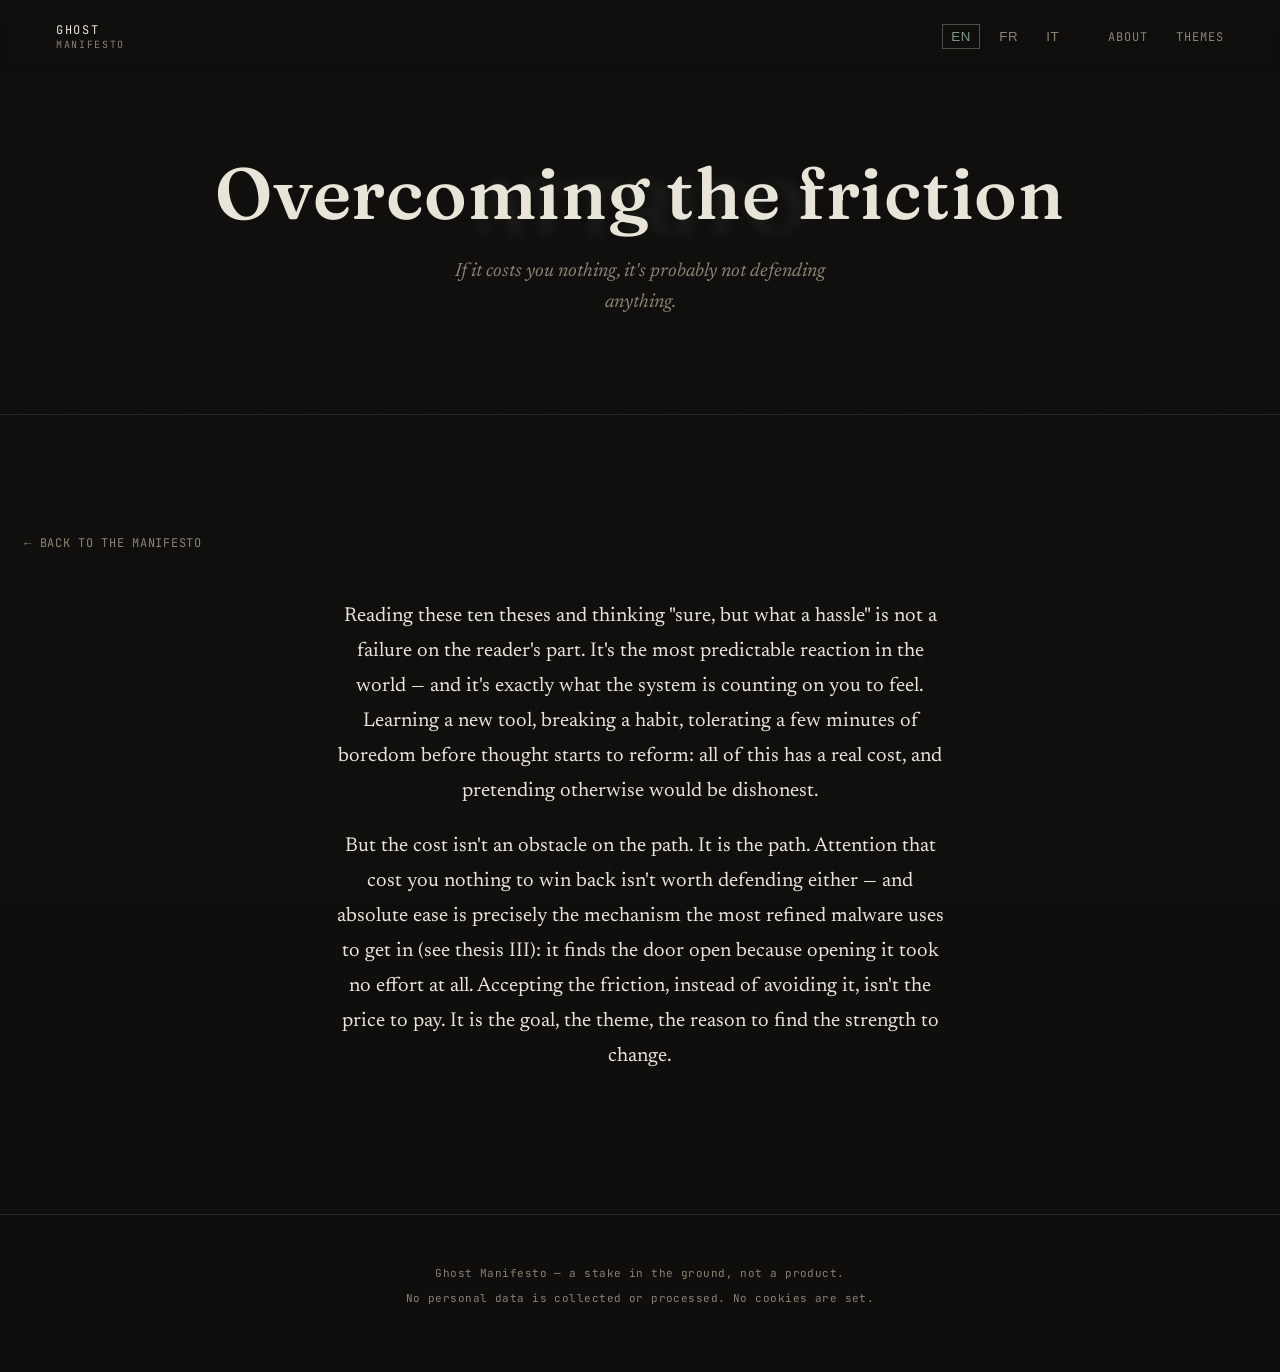
<file: temi/attrito.html>
<!DOCTYPE html>
<html lang="en">
<head>
<meta charset="UTF-8">
<meta name="viewport" content="width=device-width, initial-scale=1.0">
<title>Superare l'attrito — Ghost Manifesto</title>
<link rel="stylesheet" href="../fonts/fonts.css">
<link rel="stylesheet" href="../style.css">
<style>
  /* stili specifici di questa pagina tema, sopra alla base condivisa */
  .theme-hero{
    min-height: 46vh;
    padding-top: 140px;
  }
  .theme-hero .hero-title{ font-size: clamp(2.2rem, 7vw, 4.5rem); }
  .theme-hero .hero-ghost{ font-size: clamp(2.2rem, 7vw, 4.5rem); }

  .back-link{
    display:inline-block;
    margin-bottom: 28px;
    font-family: 'JetBrains Mono', monospace;
    font-size: 12px;
    letter-spacing: 0.06em;
    text-transform: uppercase;
    color: var(--ash);
    text-decoration: none;
  }
  .back-link:hover{ color: var(--patina); }
</style>
</head>
<body class="lang-en">

<div class="grain" aria-hidden="true"></div>

<header class="topbar">
  <a href="../index.html" class="wordmark">GHOST<span>MANIFESTO</span></a>
  <nav class="topnav">
    <div class="langs" role="group" aria-label="Lingua / Language / Langue">
      <button type="button" data-set-lang="en" class="active">EN</button>
      <button type="button" data-set-lang="fr">FR</button>
      <button type="button" data-set-lang="it">IT</button>
    </div>
    <div class="pages">
      <a href="../index.html#about"><span data-lang="it">About</span><span data-lang="en" class="lang-hidden">About</span><span data-lang="fr" class="lang-hidden">À propos</span></a>
      <a href="../index.html#temi"><span data-lang="it">Temi</span><span data-lang="en" class="lang-hidden">Themes</span><span data-lang="fr" class="lang-hidden">Thèmes</span></a>
    </div>
  </nav>
</header>

<main>

  <section class="hero theme-hero">
    <div class="hero-ghost" aria-hidden="true">ATTRITO</div>
    <h1 class="hero-title">
      <span data-lang="it">Superare l'attrito</span>
      <span data-lang="en" class="lang-hidden">Overcoming the friction</span>
      <span data-lang="fr" class="lang-hidden">Surmonter la friction</span>
    </h1>
    <p class="hero-sub" data-lang="it">Se non ti costa niente, probabilmente non sta difendendo niente.</p>
    <p class="hero-sub lang-hidden" data-lang="en">If it costs you nothing, it's probably not defending anything.</p>
    <p class="hero-sub lang-hidden" data-lang="fr">Si cela ne vous coûte rien, cela ne défend probablement rien.</p>
  </section>

  <section>
    <a class="back-link" href="../index.html">
      <span data-lang="it">← Torna al Manifesto</span>
      <span data-lang="en" class="lang-hidden">← Back to the Manifesto</span>
      <span data-lang="fr" class="lang-hidden">← Retour au Manifeste</span>
    </a>

    <div class="about">
      <p data-lang="it">Leggere queste dieci tesi e pensare "giusto, ma quanta fatica" non è un fallimento del lettore. È la reazione più prevedibile del mondo — ed è esattamente quello che il sistema conta che tu provi. Imparare uno strumento nuovo, rompere un'abitudine, tollerare qualche minuto di noia prima che il pensiero torni a formarsi: tutto questo ha un costo reale, e fingere il contrario sarebbe disonesto.</p>
      <p data-lang="en" class="lang-hidden">Reading these ten theses and thinking "sure, but what a hassle" is not a failure on the reader's part. It's the most predictable reaction in the world — and it's exactly what the system is counting on you to feel. Learning a new tool, breaking a habit, tolerating a few minutes of boredom before thought starts to reform: all of this has a real cost, and pretending otherwise would be dishonest.</p>
      <p data-lang="fr" class="lang-hidden">Lire ces dix thèses et penser « certes, mais quel effort » n'est pas un échec du lecteur. C'est la réaction la plus prévisible du monde — et c'est exactement ce que le système compte vous voir ressentir. Apprendre un nouvel outil, rompre une habitude, tolérer quelques minutes d'ennui avant que la pensée ne recommence à se former : tout cela a un coût réel, et prétendre le contraire serait malhonnête.</p>

      <p data-lang="it">Ma il costo non è un ostacolo sulla strada. È la strada. Un'attenzione che non ti è costata nulla riconquistare non vale nemmeno la pena di essere difesa — e la comodità assoluta è precisamente il meccanismo con cui il malware più raffinato entra (vedi tesi III): trova la porta aperta perché aprirla non richiedeva sforzo. Accettare l'attrito, invece di evitarlo, non è il prezzo da pagare. È l'obiettivo, il tema, il motivo in cui trovare la forza di cambiare.</p>
      <p data-lang="en" class="lang-hidden">But the cost isn't an obstacle on the path. It is the path. Attention that cost you nothing to win back isn't worth defending either — and absolute ease is precisely the mechanism the most refined malware uses to get in (see thesis III): it finds the door open because opening it took no effort at all. Accepting the friction, instead of avoiding it, isn't the price to pay. It is the goal, the theme, the reason to find the strength to change.</p>
      <p data-lang="fr" class="lang-hidden">Mais ce coût n'est pas un obstacle sur le chemin. Il est le chemin. Une attention qu'il ne vous a rien coûté de reconquérir ne vaut pas non plus la peine d'être défendue — et la facilité absolue est précisément le mécanisme par lequel le logiciel malveillant le plus raffiné s'introduit (voir thèse III) : il trouve la porte ouverte parce que l'ouvrir n'a demandé aucun effort. Accepter la friction, plutôt que de l'éviter, n'est pas le prix à payer. C'est l'objectif, le thème, la raison qui donne la force de changer.</p>
    </div>
  </section>

</main>

<footer>
  <p data-lang="it">Ghost Manifesto — un punto fermo, non un prodotto.</p>
  <p data-lang="en" class="lang-hidden">Ghost Manifesto — a stake in the ground, not a product.</p>
  <p data-lang="fr" class="lang-hidden">Ghost Manifesto — un point d'ancrage, non un produit.</p>
  <p data-lang="it">Nessun dato personale viene raccolto o trattato. Nessun cookie viene installato.</p>
  <p data-lang="en" class="lang-hidden">No personal data is collected or processed. No cookies are set.</p>
  <p data-lang="fr" class="lang-hidden">Aucune donnée personnelle n'est collectée ni traitée. Aucun cookie n'est déposé.</p>
</footer>

<script>
  function setLang(lang){
    document.querySelectorAll('[data-lang]').forEach(function(el){
      el.classList.toggle('lang-hidden', el.getAttribute('data-lang') !== lang);
    });
    document.querySelectorAll('[data-set-lang]').forEach(function(btn){
      btn.classList.toggle('active', btn.getAttribute('data-set-lang') === lang);
    });
    document.documentElement.setAttribute('lang', lang);
    document.body.className = 'lang-' + lang;
    try{ sessionStorage.setItem('gm-lang', lang); }catch(e){}
  }

  document.querySelectorAll('[data-set-lang]').forEach(function(btn){
    btn.addEventListener('click', function(){ setLang(btn.getAttribute('data-set-lang')); });
  });

  var storedLang;
  try{ storedLang = sessionStorage.getItem('gm-lang'); }catch(e){}
  setLang(storedLang || 'en');
</script>

</body>
</html>
</file>
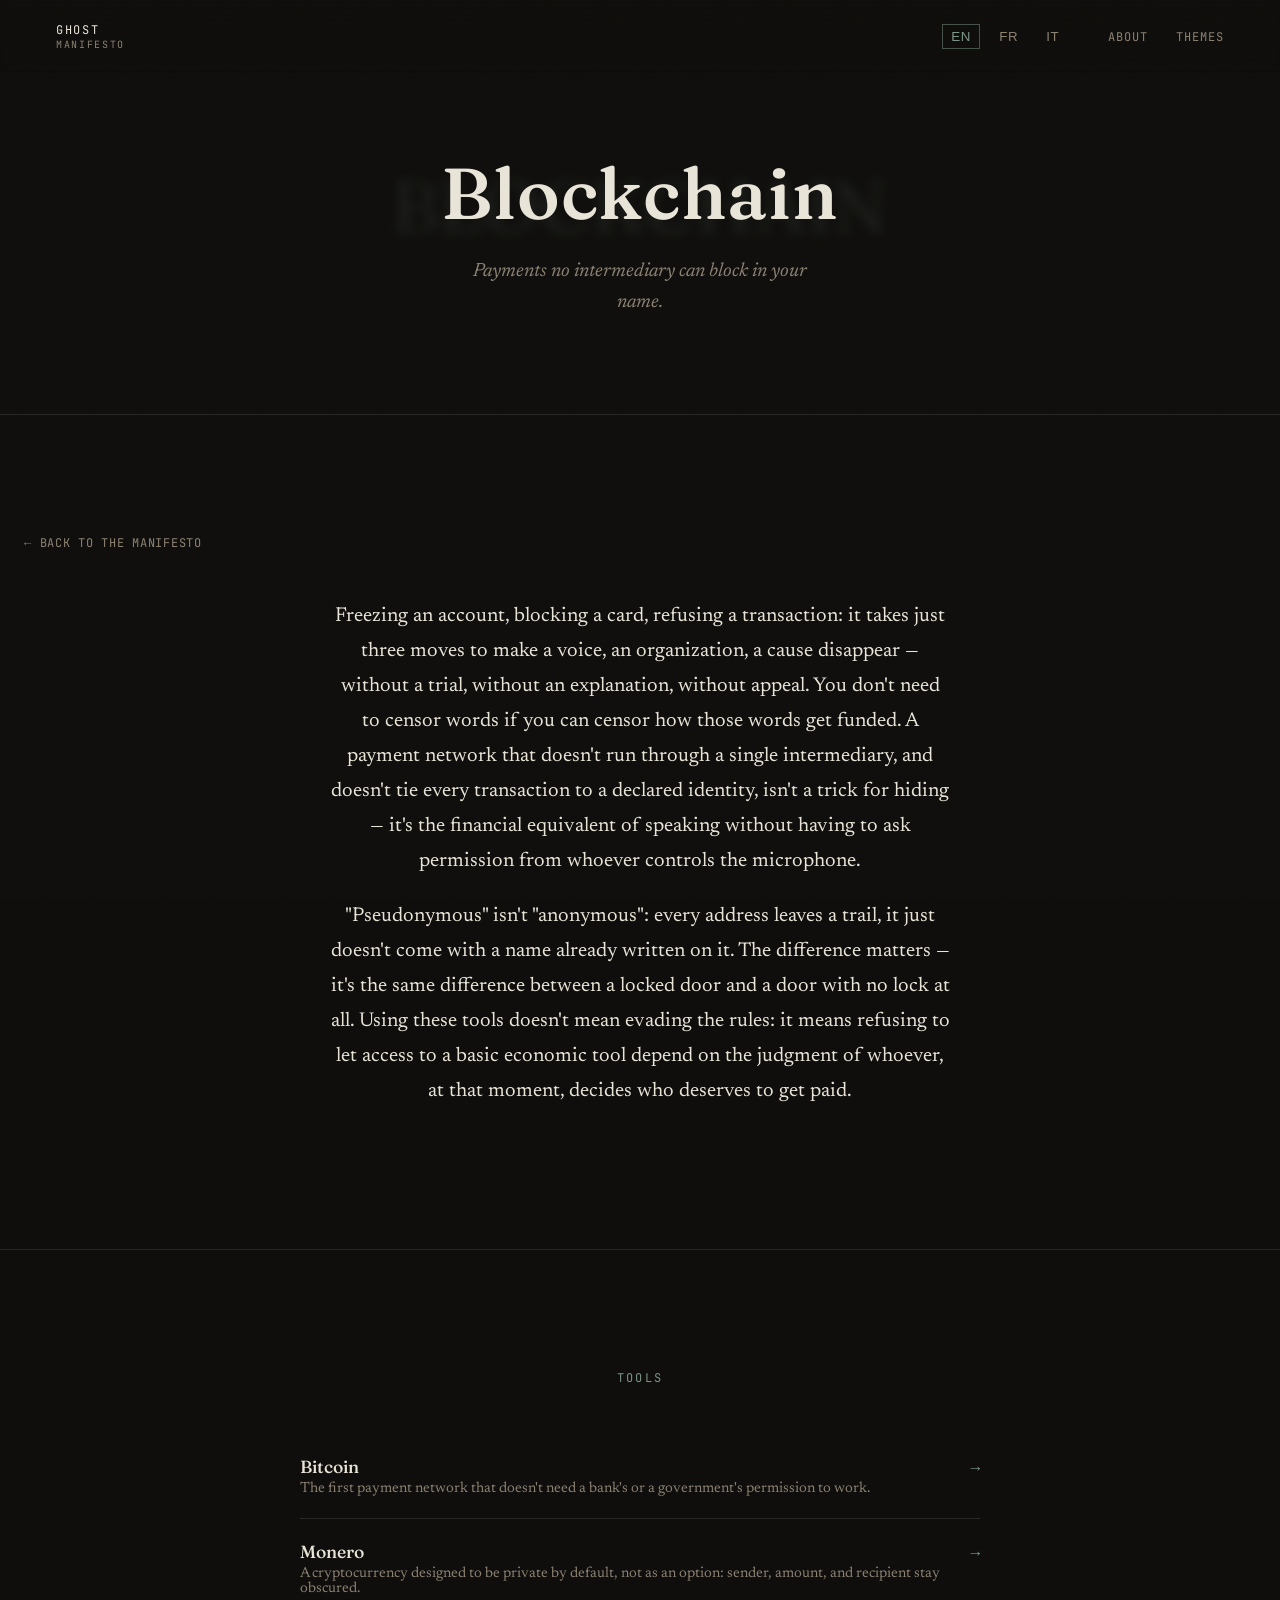
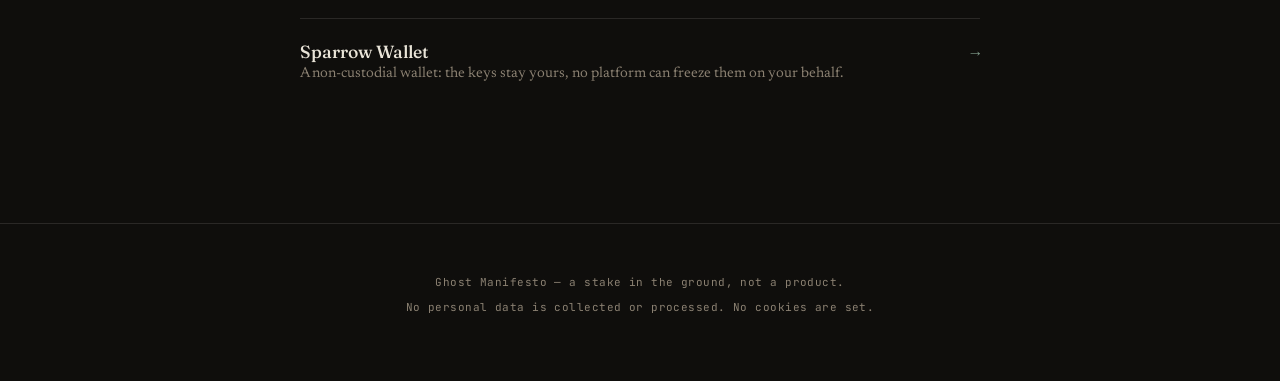
<file: temi/blockchain.html>
<!DOCTYPE html>
<html lang="en">
<head>
<meta charset="UTF-8">
<meta name="viewport" content="width=device-width, initial-scale=1.0">
<title>Blockchain — Ghost Manifesto</title>
<link rel="stylesheet" href="../fonts/fonts.css">
<link rel="stylesheet" href="../style.css">
<style>
  .theme-hero{
    min-height: 46vh;
    padding-top: 140px;
  }
  .theme-hero .hero-title{ font-size: clamp(2.2rem, 7vw, 4.5rem); }
  .theme-hero .hero-ghost{ font-size: clamp(2.2rem, 7vw, 4.5rem); }

  .back-link{
    display:inline-block;
    margin-bottom: 28px;
    font-family: 'JetBrains Mono', monospace;
    font-size: 12px;
    letter-spacing: 0.06em;
    text-transform: uppercase;
    color: var(--ash);
    text-decoration: none;
  }
  .back-link:hover{ color: var(--patina); }

  .tools{
    max-width: 680px;
    margin: 0 auto;
  }
  .tool{
    display:flex;
    justify-content: space-between;
    align-items: baseline;
    gap: 16px;
    padding: 22px 0;
    border-bottom: 1px solid var(--hairline);
    text-decoration: none;
    color: inherit;
  }
  .tool:last-child{ border-bottom: none; }
  .tool-name{
    font-family: 'Fraunces', serif;
    font-weight: 500;
    font-size: 1.1rem;
    color: var(--bone);
  }
  .tool-desc{
    display:block;
    margin-top: 4px;
    font-size: 0.92rem;
    color: var(--ash);
    font-family: 'Newsreader', serif;
  }
  .tool-arrow{
    font-family: 'JetBrains Mono', monospace;
    color: var(--patina);
    flex-shrink: 0;
  }
</style>
</head>
<body class="lang-en">

<div class="grain" aria-hidden="true"></div>

<header class="topbar">
  <a href="../index.html" class="wordmark">GHOST<span>MANIFESTO</span></a>
  <nav class="topnav">
    <div class="langs" role="group" aria-label="Lingua / Language / Langue">
      <button type="button" data-set-lang="en" class="active">EN</button>
      <button type="button" data-set-lang="fr">FR</button>
      <button type="button" data-set-lang="it">IT</button>
    </div>
    <div class="pages">
      <a href="../index.html#about"><span data-lang="it">About</span><span data-lang="en" class="lang-hidden">About</span><span data-lang="fr" class="lang-hidden">À propos</span></a>
      <a href="../index.html#temi"><span data-lang="it">Temi</span><span data-lang="en" class="lang-hidden">Themes</span><span data-lang="fr" class="lang-hidden">Thèmes</span></a>
    </div>
  </nav>
</header>

<main>

  <section class="hero theme-hero">
    <div class="hero-ghost" aria-hidden="true">BLOCKCHAIN</div>
    <h1 class="hero-title">
      <span data-lang="it">Blockchain</span>
      <span data-lang="en" class="lang-hidden">Blockchain</span>
      <span data-lang="fr" class="lang-hidden">Blockchain</span>
    </h1>
    <p class="hero-sub" data-lang="it">Pagamenti che nessun intermediario può bloccare in tuo nome.</p>
    <p class="hero-sub lang-hidden" data-lang="en">Payments no intermediary can block in your name.</p>
    <p class="hero-sub lang-hidden" data-lang="fr">Des paiements qu'aucun intermédiaire ne peut bloquer en votre nom.</p>
  </section>

  <section>
    <a class="back-link" href="../index.html">
      <span data-lang="it">← Torna al Manifesto</span>
      <span data-lang="en" class="lang-hidden">← Back to the Manifesto</span>
      <span data-lang="fr" class="lang-hidden">← Retour au Manifeste</span>
    </a>

    <div class="about">
      <p data-lang="it">Chiudere un conto, congelare una carta, rifiutare una transazione: bastano queste tre mosse per far sparire una voce, un'organizzazione, una causa — senza processo, senza spiegazione, senza appello. Non serve censurare le parole se si può censurare il modo in cui quelle parole si sostengono. Una rete di pagamento che non passa da un singolo intermediario, e che non lega ogni transazione a un'identità dichiarata, non è un espediente per nascondersi: è l'equivalente finanziario di parlare senza dover chiedere il permesso a chi controlla il microfono.</p>
      <p data-lang="en" class="lang-hidden">Freezing an account, blocking a card, refusing a transaction: it takes just three moves to make a voice, an organization, a cause disappear — without a trial, without an explanation, without appeal. You don't need to censor words if you can censor how those words get funded. A payment network that doesn't run through a single intermediary, and doesn't tie every transaction to a declared identity, isn't a trick for hiding — it's the financial equivalent of speaking without having to ask permission from whoever controls the microphone.</p>
      <p data-lang="fr" class="lang-hidden">Fermer un compte, bloquer une carte, refuser une transaction : il suffit de ces trois gestes pour faire disparaître une voix, une organisation, une cause — sans procès, sans explication, sans recours. Il n'est pas nécessaire de censurer les mots si l'on peut censurer la façon dont ces mots sont financés. Un réseau de paiement qui ne passe pas par un intermédiaire unique, et qui ne lie pas chaque transaction à une identité déclarée, n'est pas un artifice pour se cacher : c'est l'équivalent financier de parler sans devoir demander la permission à celui qui contrôle le microphone.</p>

      <p data-lang="it">"Pseudonimizzato" non è "anonimo": ogni indirizzo lascia una traccia, solo non porta già scritto sopra un nome. La differenza conta — è la stessa differenza tra una porta chiusa e una porta senza serratura. Usare questi strumenti non significa evadere le regole: significa rifiutare che l'accesso a uno strumento economico di base dipenda dal giudizio di chi, in quel momento, decide chi merita di essere pagato.</p>
      <p data-lang="en" class="lang-hidden">"Pseudonymous" isn't "anonymous": every address leaves a trail, it just doesn't come with a name already written on it. The difference matters — it's the same difference between a locked door and a door with no lock at all. Using these tools doesn't mean evading the rules: it means refusing to let access to a basic economic tool depend on the judgment of whoever, at that moment, decides who deserves to get paid.</p>
      <p data-lang="fr" class="lang-hidden">« Pseudonymisé » n'est pas « anonyme » : chaque adresse laisse une trace, elle n'arrive simplement pas avec un nom déjà inscrit dessus. La différence compte — c'est la même différence qu'entre une porte fermée à clé et une porte sans serrure. Utiliser ces outils ne signifie pas échapper aux règles : cela signifie refuser que l'accès à un outil économique de base dépende du jugement de celui qui, à ce moment-là, décide qui mérite d'être payé.</p>
    </div>
  </section>

  <section>
    <span class="eyebrow">
      <span data-lang="it">Strumenti</span>
      <span data-lang="en" class="lang-hidden">Tools</span>
      <span data-lang="fr" class="lang-hidden">Outils</span>
    </span>

    <div class="tools">

      <a class="tool" href="https://bitcoin.org/" target="_blank" rel="noopener">
        <span>
          <span class="tool-name">Bitcoin</span>
          <span class="tool-desc" data-lang="it">La prima rete di pagamento che non richiede il permesso di una banca o di un governo per funzionare.</span>
          <span class="tool-desc lang-hidden" data-lang="en">The first payment network that doesn't need a bank's or a government's permission to work.</span>
          <span class="tool-desc lang-hidden" data-lang="fr">Le premier réseau de paiement qui ne nécessite la permission d'aucune banque ni d'aucun gouvernement pour fonctionner.</span>
        </span>
        <span class="tool-arrow">→</span>
      </a>

      <a class="tool" href="https://www.getmonero.org/" target="_blank" rel="noopener">
        <span>
          <span class="tool-name">Monero</span>
          <span class="tool-desc" data-lang="it">Una criptovaluta pensata per essere privata di default, non come opzione: mittente, importo e destinatario restano oscurati.</span>
          <span class="tool-desc lang-hidden" data-lang="en">A cryptocurrency designed to be private by default, not as an option: sender, amount, and recipient stay obscured.</span>
          <span class="tool-desc lang-hidden" data-lang="fr">Une cryptomonnaie conçue pour être privée par défaut, et non en option : expéditeur, montant et destinataire restent masqués.</span>
        </span>
        <span class="tool-arrow">→</span>
      </a>

      <a class="tool" href="https://sparrowwallet.com/" target="_blank" rel="noopener">
        <span>
          <span class="tool-name">Sparrow Wallet</span>
          <span class="tool-desc" data-lang="it">Un portafoglio non-custodial: le chiavi restano tue, nessuna piattaforma può congelarle al posto tuo.</span>
          <span class="tool-desc lang-hidden" data-lang="en">A non-custodial wallet: the keys stay yours, no platform can freeze them on your behalf.</span>
          <span class="tool-desc lang-hidden" data-lang="fr">Un portefeuille non-custodial : les clés vous appartiennent, aucune plateforme ne peut les geler à votre place.</span>
        </span>
        <span class="tool-arrow">→</span>
      </a>

    </div>
  </section>

</main>

<footer>
  <p data-lang="it">Ghost Manifesto — un punto fermo, non un prodotto.</p>
  <p data-lang="en" class="lang-hidden">Ghost Manifesto — a stake in the ground, not a product.</p>
  <p data-lang="fr" class="lang-hidden">Ghost Manifesto — un point d'ancrage, non un produit.</p>
  <p data-lang="it">Nessun dato personale viene raccolto o trattato. Nessun cookie viene installato.</p>
  <p data-lang="en" class="lang-hidden">No personal data is collected or processed. No cookies are set.</p>
  <p data-lang="fr" class="lang-hidden">Aucune donnée personnelle n'est collectée ni traitée. Aucun cookie n'est déposé.</p>
</footer>

<script>
  function setLang(lang){
    document.querySelectorAll('[data-lang]').forEach(function(el){
      el.classList.toggle('lang-hidden', el.getAttribute('data-lang') !== lang);
    });
    document.querySelectorAll('[data-set-lang]').forEach(function(btn){
      btn.classList.toggle('active', btn.getAttribute('data-set-lang') === lang);
    });
    document.documentElement.setAttribute('lang', lang);
    document.body.className = 'lang-' + lang;
    try{ sessionStorage.setItem('gm-lang', lang); }catch(e){}
  }

  document.querySelectorAll('[data-set-lang]').forEach(function(btn){
    btn.addEventListener('click', function(){ setLang(btn.getAttribute('data-set-lang')); });
  });

  var storedLang;
  try{ storedLang = sessionStorage.getItem('gm-lang'); }catch(e){}
  setLang(storedLang || 'en');
</script>

</body>
</html>
</file>
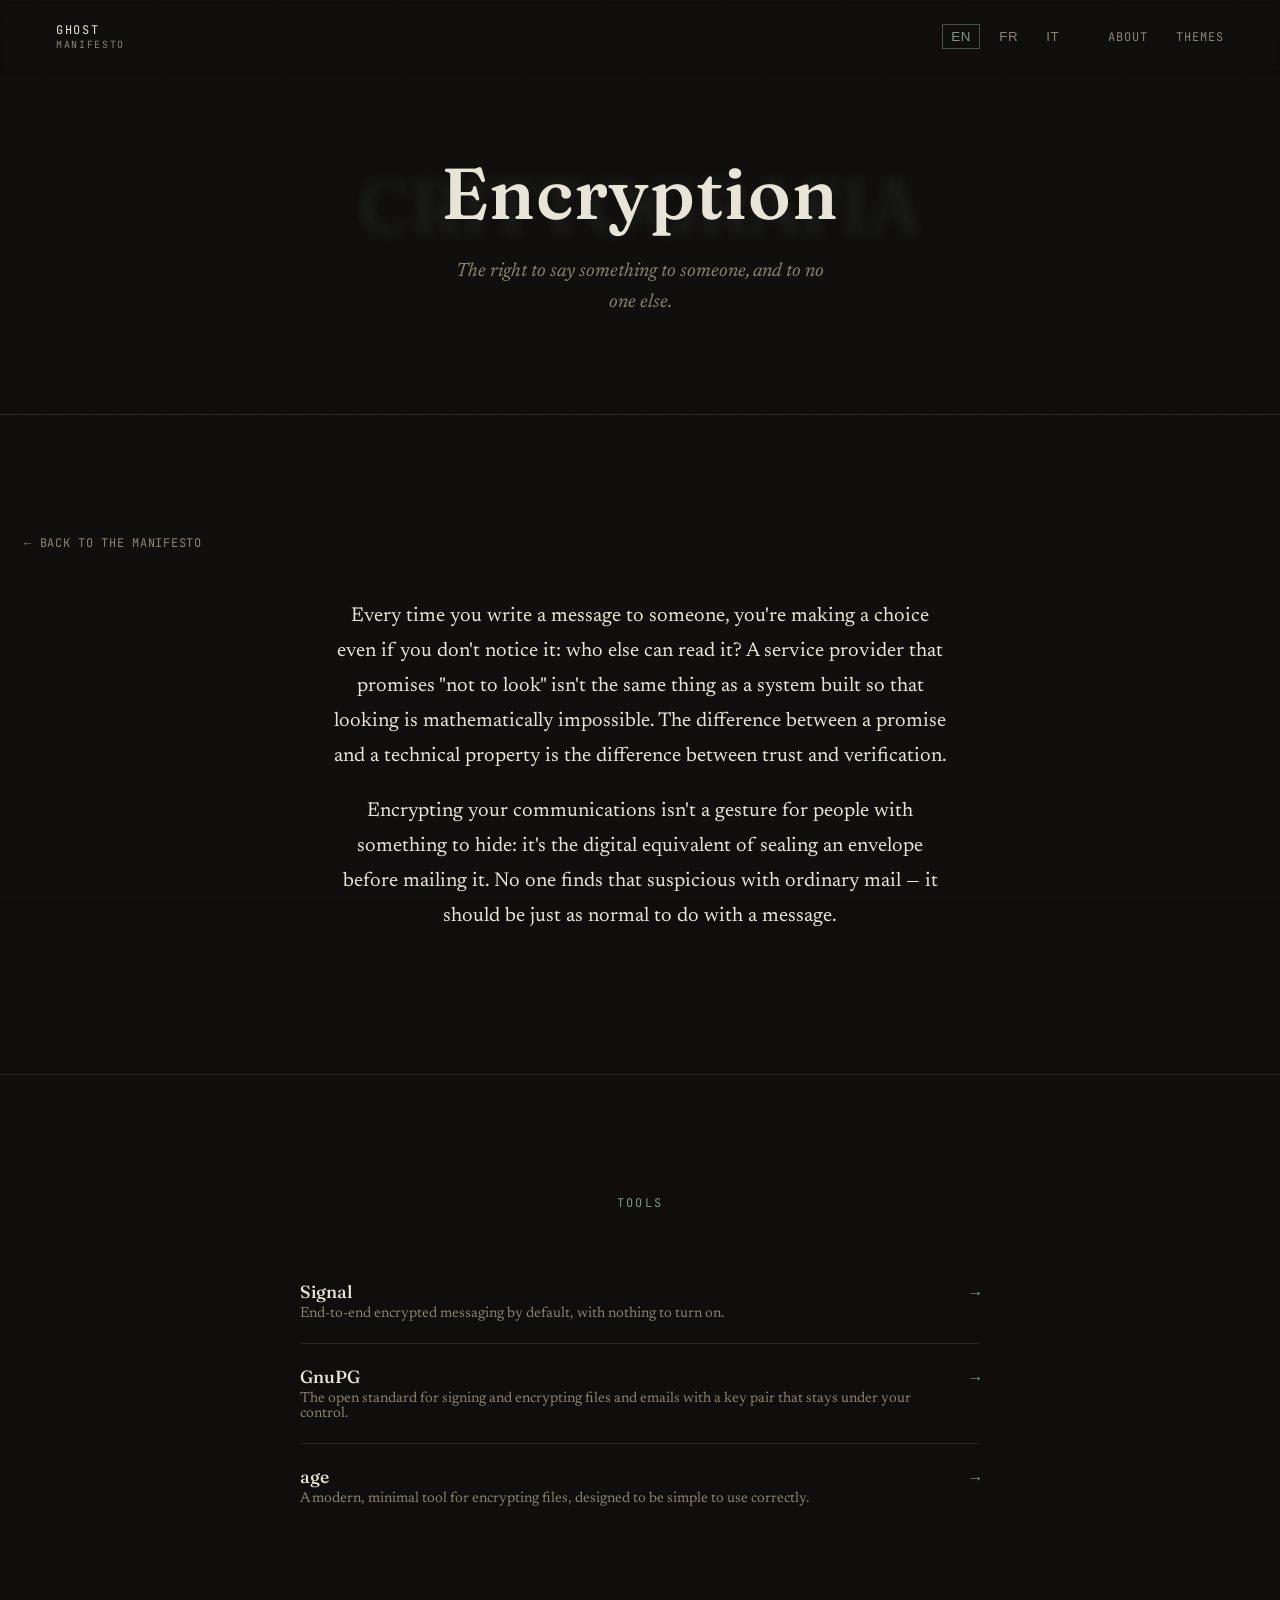
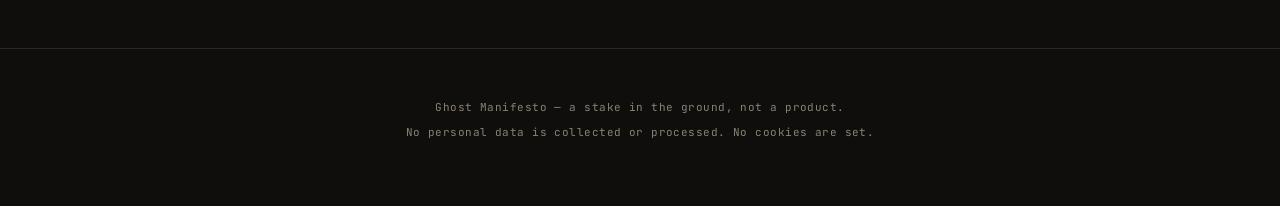
<file: temi/crittografia.html>
<!DOCTYPE html>
<html lang="en">
<head>
<meta charset="UTF-8">
<meta name="viewport" content="width=device-width, initial-scale=1.0">
<title>Crittografia — Ghost Manifesto</title>
<link rel="stylesheet" href="../fonts/fonts.css">
<link rel="stylesheet" href="../style.css">
<style>
  .theme-hero{
    min-height: 46vh;
    padding-top: 140px;
  }
  .theme-hero .hero-title{ font-size: clamp(2.2rem, 7vw, 4.5rem); }
  .theme-hero .hero-ghost{ font-size: clamp(2.2rem, 7vw, 4.5rem); }

  .back-link{
    display:inline-block;
    margin-bottom: 28px;
    font-family: 'JetBrains Mono', monospace;
    font-size: 12px;
    letter-spacing: 0.06em;
    text-transform: uppercase;
    color: var(--ash);
    text-decoration: none;
  }
  .back-link:hover{ color: var(--patina); }

  .tools{
    max-width: 680px;
    margin: 0 auto;
  }
  .tool{
    display:flex;
    justify-content: space-between;
    align-items: baseline;
    gap: 16px;
    padding: 22px 0;
    border-bottom: 1px solid var(--hairline);
    text-decoration: none;
    color: inherit;
  }
  .tool:last-child{ border-bottom: none; }
  .tool-name{
    font-family: 'Fraunces', serif;
    font-weight: 500;
    font-size: 1.1rem;
    color: var(--bone);
  }
  .tool-desc{
    display:block;
    margin-top: 4px;
    font-size: 0.92rem;
    color: var(--ash);
    font-family: 'Newsreader', serif;
  }
  .tool-arrow{
    font-family: 'JetBrains Mono', monospace;
    color: var(--patina);
    flex-shrink: 0;
  }
</style>
</head>
<body class="lang-en">

<div class="grain" aria-hidden="true"></div>

<header class="topbar">
  <a href="../index.html" class="wordmark">GHOST<span>MANIFESTO</span></a>
  <nav class="topnav">
    <div class="langs" role="group" aria-label="Lingua / Language / Langue">
      <button type="button" data-set-lang="en" class="active">EN</button>
      <button type="button" data-set-lang="fr">FR</button>
      <button type="button" data-set-lang="it">IT</button>
    </div>
    <div class="pages">
      <a href="../index.html#about"><span data-lang="it">About</span><span data-lang="en" class="lang-hidden">About</span><span data-lang="fr" class="lang-hidden">À propos</span></a>
      <a href="../index.html#temi"><span data-lang="it">Temi</span><span data-lang="en" class="lang-hidden">Themes</span><span data-lang="fr" class="lang-hidden">Thèmes</span></a>
    </div>
  </nav>
</header>

<main>

  <section class="hero theme-hero">
    <div class="hero-ghost" aria-hidden="true">CRITTOGRAFIA</div>
    <h1 class="hero-title">
      <span data-lang="it">Crittografia</span>
      <span data-lang="en" class="lang-hidden">Encryption</span>
      <span data-lang="fr" class="lang-hidden">Chiffrement</span>
    </h1>
    <p class="hero-sub" data-lang="it">Il diritto di dire qualcosa a qualcuno, e a nessun altro.</p>
    <p class="hero-sub lang-hidden" data-lang="en">The right to say something to someone, and to no one else.</p>
    <p class="hero-sub lang-hidden" data-lang="fr">Le droit de dire quelque chose à quelqu'un, et à personne d'autre.</p>
  </section>

  <section>
    <a class="back-link" href="../index.html">
      <span data-lang="it">← Torna al Manifesto</span>
      <span data-lang="en" class="lang-hidden">← Back to the Manifesto</span>
      <span data-lang="fr" class="lang-hidden">← Retour au Manifeste</span>
    </a>

    <div class="about">
      <p data-lang="it">Ogni volta che scrivi un messaggio a qualcuno, stai facendo una scelta anche se non te ne accorgi: chi altro può leggerlo? Un fornitore di servizi che promette di "non guardare" non è la stessa cosa di un sistema costruito in modo che guardare sia matematicamente impossibile. La differenza tra una promessa e una proprietà tecnica è la differenza tra fiducia e verifica.</p>
      <p data-lang="en" class="lang-hidden">Every time you write a message to someone, you're making a choice even if you don't notice it: who else can read it? A service provider that promises "not to look" isn't the same thing as a system built so that looking is mathematically impossible. The difference between a promise and a technical property is the difference between trust and verification.</p>
      <p data-lang="fr" class="lang-hidden">Chaque fois que vous écrivez un message à quelqu'un, vous faites un choix même sans vous en rendre compte : qui d'autre peut le lire ? Un fournisseur de services qui promet de « ne pas regarder » n'est pas la même chose qu'un système construit de sorte que regarder soit mathématiquement impossible. La différence entre une promesse et une propriété technique, c'est la différence entre la confiance et la vérification.</p>

      <p data-lang="it">Cifrare le proprie comunicazioni non è un gesto per chi ha qualcosa da nascondere: è l'equivalente digitale di chiudere una busta prima di spedirla. Nessuno trova sospetto farlo con la posta ordinaria — dovrebbe essere altrettanto normale farlo con un messaggio.</p>
      <p data-lang="en" class="lang-hidden">Encrypting your communications isn't a gesture for people with something to hide: it's the digital equivalent of sealing an envelope before mailing it. No one finds that suspicious with ordinary mail — it should be just as normal to do with a message.</p>
      <p data-lang="fr" class="lang-hidden">Chiffrer ses communications n'est pas un geste réservé à ceux qui ont quelque chose à cacher : c'est l'équivalent numérique de fermer une enveloppe avant de l'envoyer. Personne ne trouve cela suspect pour le courrier ordinaire — cela devrait être tout aussi normal pour un message.</p>
    </div>
  </section>

  <section>
    <span class="eyebrow">
      <span data-lang="it">Strumenti</span>
      <span data-lang="en" class="lang-hidden">Tools</span>
      <span data-lang="fr" class="lang-hidden">Outils</span>
    </span>

    <div class="tools">

      <a class="tool" href="https://signal.org/" target="_blank" rel="noopener">
        <span>
          <span class="tool-name">Signal</span>
          <span class="tool-desc" data-lang="it">Messaggistica con crittografia end-to-end di default, senza bisogno di attivare nulla.</span>
          <span class="tool-desc lang-hidden" data-lang="en">End-to-end encrypted messaging by default, with nothing to turn on.</span>
          <span class="tool-desc lang-hidden" data-lang="fr">Messagerie chiffrée de bout en bout par défaut, sans rien à activer.</span>
        </span>
        <span class="tool-arrow">→</span>
      </a>

      <a class="tool" href="https://gnupg.org/" target="_blank" rel="noopener">
        <span>
          <span class="tool-name">GnuPG</span>
          <span class="tool-desc" data-lang="it">Lo standard aperto per firmare e cifrare file ed email con una coppia di chiavi che resta sotto il tuo controllo.</span>
          <span class="tool-desc lang-hidden" data-lang="en">The open standard for signing and encrypting files and emails with a key pair that stays under your control.</span>
          <span class="tool-desc lang-hidden" data-lang="fr">La norme ouverte pour signer et chiffrer fichiers et e-mails avec une paire de clés qui reste sous votre contrôle.</span>
        </span>
        <span class="tool-arrow">→</span>
      </a>

      <a class="tool" href="https://age-encryption.org/" target="_blank" rel="noopener">
        <span>
          <span class="tool-name">age</span>
          <span class="tool-desc" data-lang="it">Uno strumento moderno e minimale per cifrare file, pensato per essere semplice da usare bene.</span>
          <span class="tool-desc lang-hidden" data-lang="en">A modern, minimal tool for encrypting files, designed to be simple to use correctly.</span>
          <span class="tool-desc lang-hidden" data-lang="fr">Un outil moderne et minimaliste pour chiffrer des fichiers, pensé pour être simple à bien utiliser.</span>
        </span>
        <span class="tool-arrow">→</span>
      </a>

    </div>
  </section>

</main>

<footer>
  <p data-lang="it">Ghost Manifesto — un punto fermo, non un prodotto.</p>
  <p data-lang="en" class="lang-hidden">Ghost Manifesto — a stake in the ground, not a product.</p>
  <p data-lang="fr" class="lang-hidden">Ghost Manifesto — un point d'ancrage, non un produit.</p>
  <p data-lang="it">Nessun dato personale viene raccolto o trattato. Nessun cookie viene installato.</p>
  <p data-lang="en" class="lang-hidden">No personal data is collected or processed. No cookies are set.</p>
  <p data-lang="fr" class="lang-hidden">Aucune donnée personnelle n'est collectée ni traitée. Aucun cookie n'est déposé.</p>
</footer>

<script>
  function setLang(lang){
    document.querySelectorAll('[data-lang]').forEach(function(el){
      el.classList.toggle('lang-hidden', el.getAttribute('data-lang') !== lang);
    });
    document.querySelectorAll('[data-set-lang]').forEach(function(btn){
      btn.classList.toggle('active', btn.getAttribute('data-set-lang') === lang);
    });
    document.documentElement.setAttribute('lang', lang);
    document.body.className = 'lang-' + lang;
    try{ sessionStorage.setItem('gm-lang', lang); }catch(e){}
  }

  document.querySelectorAll('[data-set-lang]').forEach(function(btn){
    btn.addEventListener('click', function(){ setLang(btn.getAttribute('data-set-lang')); });
  });

  var storedLang;
  try{ storedLang = sessionStorage.getItem('gm-lang'); }catch(e){}
  setLang(storedLang || 'en');
</script>

</body>
</html>
</file>
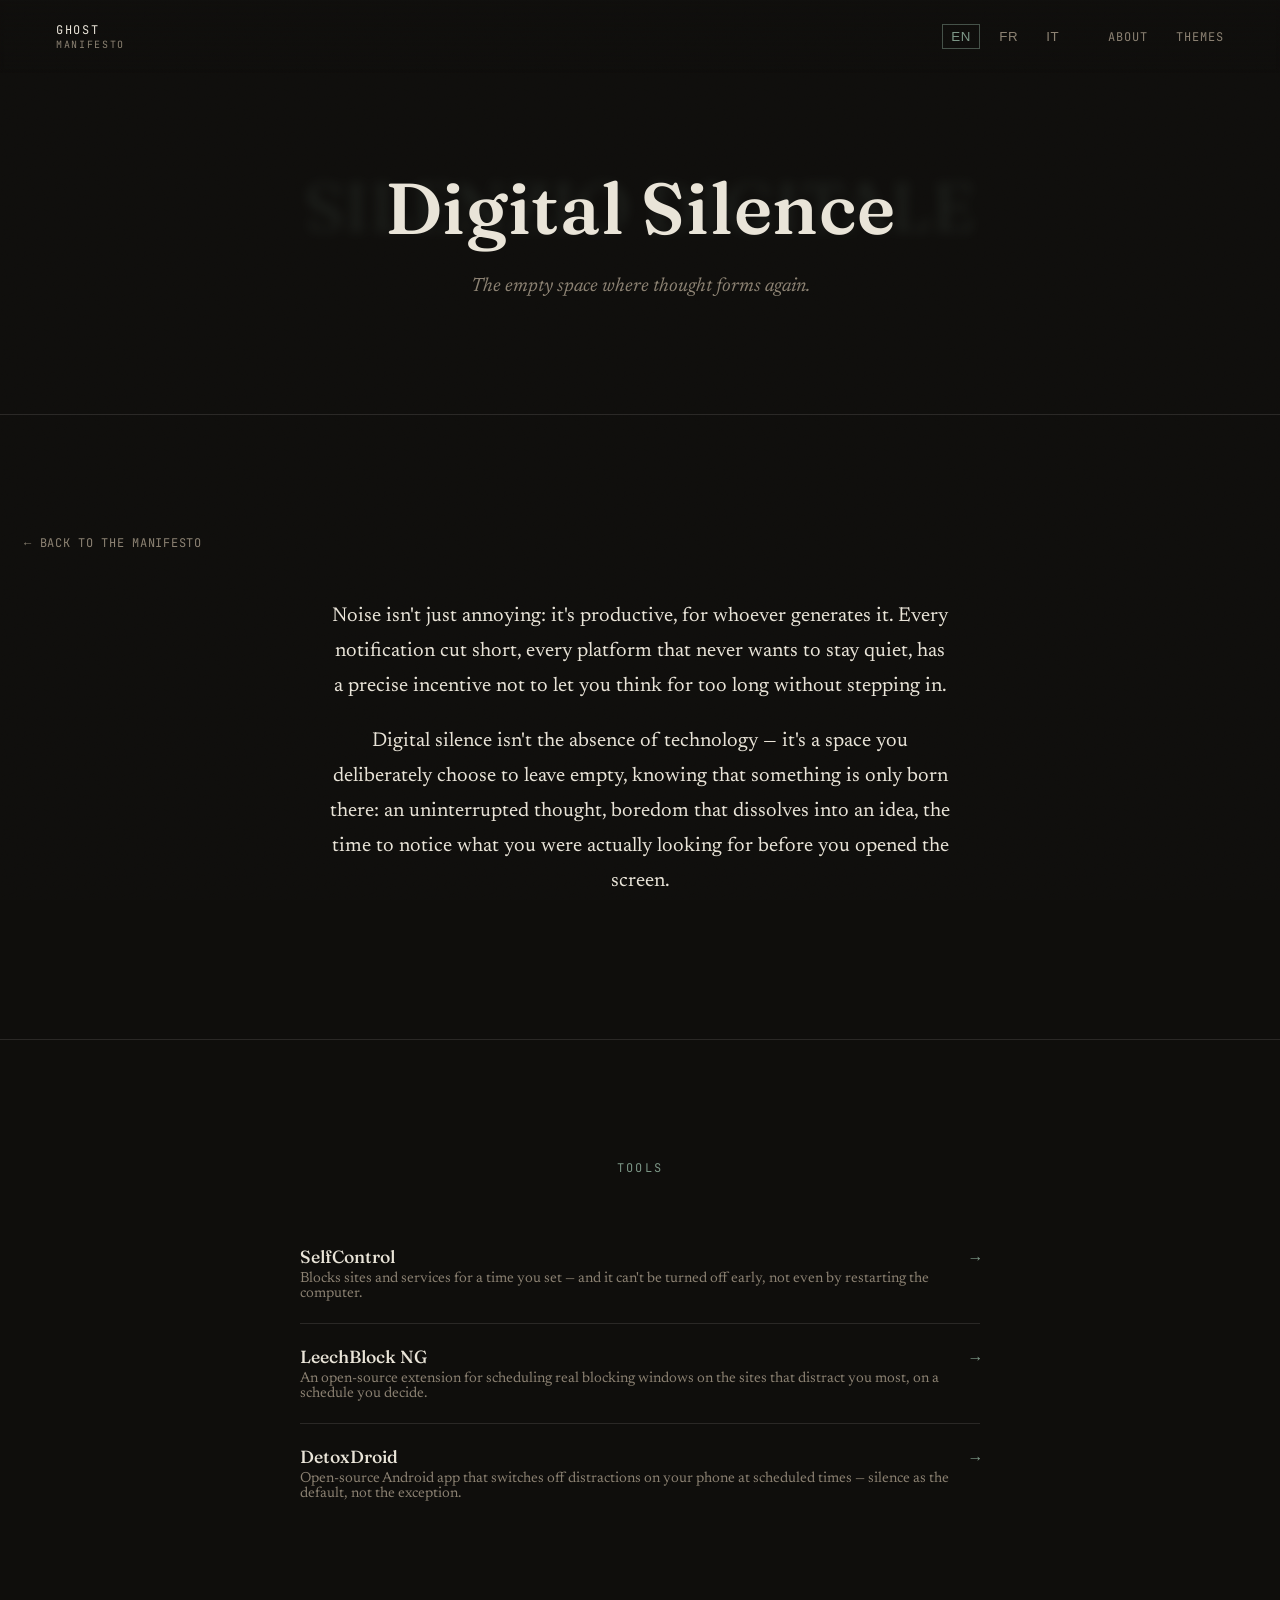
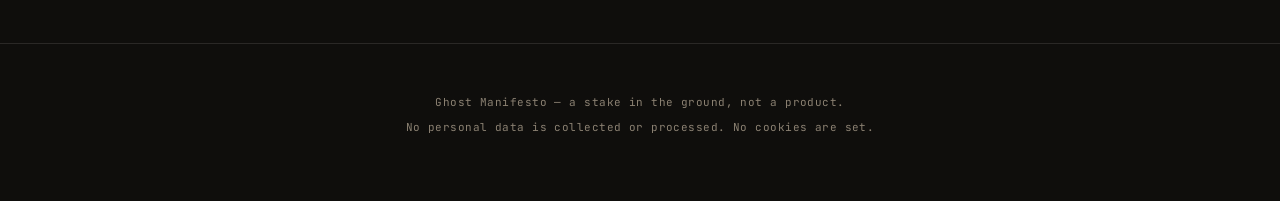
<file: temi/silenzio-digitale.html>
<!DOCTYPE html>
<html lang="en">
<head>
<meta charset="UTF-8">
<meta name="viewport" content="width=device-width, initial-scale=1.0">
<title>Silenzio digitale — Ghost Manifesto</title>
<link rel="stylesheet" href="../fonts/fonts.css">
<link rel="stylesheet" href="../style.css">
<style>
  .theme-hero{
    min-height: 46vh;
    padding-top: 140px;
  }
  .theme-hero .hero-title{ font-size: clamp(2.2rem, 7vw, 4.5rem); }
  .theme-hero .hero-ghost{ font-size: clamp(1.9rem, 6.5vw, 4.2rem); }

  .back-link{
    display:inline-block;
    margin-bottom: 28px;
    font-family: 'JetBrains Mono', monospace;
    font-size: 12px;
    letter-spacing: 0.06em;
    text-transform: uppercase;
    color: var(--ash);
    text-decoration: none;
  }
  .back-link:hover{ color: var(--patina); }

  .tools{
    max-width: 680px;
    margin: 0 auto;
  }
  .tool{
    display:flex;
    justify-content: space-between;
    align-items: baseline;
    gap: 16px;
    padding: 22px 0;
    border-bottom: 1px solid var(--hairline);
    text-decoration: none;
    color: inherit;
  }
  .tool:last-child{ border-bottom: none; }
  .tool-name{
    font-family: 'Fraunces', serif;
    font-weight: 500;
    font-size: 1.1rem;
    color: var(--bone);
  }
  .tool-desc{
    display:block;
    margin-top: 4px;
    font-size: 0.92rem;
    color: var(--ash);
    font-family: 'Newsreader', serif;
  }
  .tool-arrow{
    font-family: 'JetBrains Mono', monospace;
    color: var(--patina);
    flex-shrink: 0;
  }
</style>
</head>
<body class="lang-en">

<div class="grain" aria-hidden="true"></div>

<header class="topbar">
  <a href="../index.html" class="wordmark">GHOST<span>MANIFESTO</span></a>
  <nav class="topnav">
    <div class="langs" role="group" aria-label="Lingua / Language / Langue">
      <button type="button" data-set-lang="en" class="active">EN</button>
      <button type="button" data-set-lang="fr">FR</button>
      <button type="button" data-set-lang="it">IT</button>
    </div>
    <div class="pages">
      <a href="../index.html#about"><span data-lang="it">About</span><span data-lang="en" class="lang-hidden">About</span><span data-lang="fr" class="lang-hidden">À propos</span></a>
      <a href="../index.html#temi"><span data-lang="it">Temi</span><span data-lang="en" class="lang-hidden">Themes</span><span data-lang="fr" class="lang-hidden">Thèmes</span></a>
    </div>
  </nav>
</header>

<main>

  <section class="hero theme-hero">
    <div class="hero-ghost" aria-hidden="true">SILENZIO DIGITALE</div>
    <h1 class="hero-title">
      <span data-lang="it">Silenzio digitale</span>
      <span data-lang="en" class="lang-hidden">Digital Silence</span>
      <span data-lang="fr" class="lang-hidden">Silence numérique</span>
    </h1>
    <p class="hero-sub" data-lang="it">Lo spazio vuoto dove il pensiero torna a formarsi.</p>
    <p class="hero-sub lang-hidden" data-lang="en">The empty space where thought forms again.</p>
    <p class="hero-sub lang-hidden" data-lang="fr">L'espace vide où la pensée se reforme.</p>
  </section>

  <section>
    <a class="back-link" href="../index.html">
      <span data-lang="it">← Torna al Manifesto</span>
      <span data-lang="en" class="lang-hidden">← Back to the Manifesto</span>
      <span data-lang="fr" class="lang-hidden">← Retour au Manifeste</span>
    </a>

    <div class="about">
      <p data-lang="it">Il rumore non è solo fastidioso: è produttivo, per chi lo genera. Ogni notifica interrotta a metà, ogni piattaforma che non vuole mai restare in silenzio, ha un incentivo preciso a non lasciarti pensare troppo a lungo senza intervenire.</p>
      <p data-lang="en" class="lang-hidden">Noise isn't just annoying: it's productive, for whoever generates it. Every notification cut short, every platform that never wants to stay quiet, has a precise incentive not to let you think for too long without stepping in.</p>
      <p data-lang="fr" class="lang-hidden">Le bruit n'est pas seulement gênant : il est productif, pour celui qui le génère. Chaque notification interrompue à mi-chemin, chaque plateforme qui ne veut jamais rester silencieuse, a un intérêt précis à ne pas vous laisser penser trop longtemps sans intervenir.</p>

      <p data-lang="it">Il silenzio digitale non è l'assenza di tecnologia — è uno spazio che scegli di lasciare vuoto apposta, sapendo che qualcosa nasce solo lì: un pensiero non interrotto, una noia che si scioglie in un'idea, il tempo di accorgersi di cosa stavi effettivamente cercando prima di aprire lo schermo.</p>
      <p data-lang="en" class="lang-hidden">Digital silence isn't the absence of technology — it's a space you deliberately choose to leave empty, knowing that something is only born there: an uninterrupted thought, boredom that dissolves into an idea, the time to notice what you were actually looking for before you opened the screen.</p>
      <p data-lang="fr" class="lang-hidden">Le silence numérique n'est pas l'absence de technologie — c'est un espace que vous choisissez délibérément de laisser vide, sachant que quelque chose ne naît que là : une pensée ininterrompue, un ennui qui se dissout en une idée, le temps de remarquer ce que vous cherchiez réellement avant d'allumer l'écran.</p>
    </div>
  </section>

  <section>
    <span class="eyebrow">
      <span data-lang="it">Strumenti</span>
      <span data-lang="en" class="lang-hidden">Tools</span>
      <span data-lang="fr" class="lang-hidden">Outils</span>
    </span>

    <div class="tools">

      <a class="tool" href="https://selfcontrolapp.com/" target="_blank" rel="noopener">
        <span>
          <span class="tool-name">SelfControl</span>
          <span class="tool-desc" data-lang="it">Blocca siti e servizi per un tempo che scegli tu — e non si può disattivare prima, nemmeno riavviando il computer.</span>
          <span class="tool-desc lang-hidden" data-lang="en">Blocks sites and services for a time you set — and it can't be turned off early, not even by restarting the computer.</span>
          <span class="tool-desc lang-hidden" data-lang="fr">Bloque sites et services pendant une durée que vous choisissez — et impossible de le désactiver avant, même en redémarrant l'ordinateur.</span>
        </span>
        <span class="tool-arrow">→</span>
      </a>

      <a class="tool" href="https://www.proginosko.com/leechblock/" target="_blank" rel="noopener">
        <span>
          <span class="tool-name">LeechBlock NG</span>
          <span class="tool-desc" data-lang="it">Estensione open source per programmare finestre di blocco reali sui siti che ti distraggono di più, con orari che decidi tu.</span>
          <span class="tool-desc lang-hidden" data-lang="en">An open-source extension for scheduling real blocking windows on the sites that distract you most, on a schedule you decide.</span>
          <span class="tool-desc lang-hidden" data-lang="fr">Extension open source pour programmer de vraies fenêtres de blocage sur les sites qui vous distraient le plus, selon un horaire que vous décidez.</span>
        </span>
        <span class="tool-arrow">→</span>
      </a>

      <a class="tool" href="https://f-droid.org/en/packages/com.flx_apps.digitaldetox/" target="_blank" rel="noopener">
        <span>
          <span class="tool-name">DetoxDroid</span>
          <span class="tool-desc" data-lang="it">App Android open source che disattiva a orari programmati le distrazioni sul telefono — il silenzio come impostazione predefinita, non come eccezione.</span>
          <span class="tool-desc lang-hidden" data-lang="en">Open-source Android app that switches off distractions on your phone at scheduled times — silence as the default, not the exception.</span>
          <span class="tool-desc lang-hidden" data-lang="fr">Application Android open source qui désactive les distractions sur le téléphone à des horaires programmés — le silence comme réglage par défaut, pas comme exception.</span>
        </span>
        <span class="tool-arrow">→</span>
      </a>

    </div>
  </section>

</main>

<footer>
  <p data-lang="it">Ghost Manifesto — un punto fermo, non un prodotto.</p>
  <p data-lang="en" class="lang-hidden">Ghost Manifesto — a stake in the ground, not a product.</p>
  <p data-lang="fr" class="lang-hidden">Ghost Manifesto — un point d'ancrage, non un produit.</p>
  <p data-lang="it">Nessun dato personale viene raccolto o trattato. Nessun cookie viene installato.</p>
  <p data-lang="en" class="lang-hidden">No personal data is collected or processed. No cookies are set.</p>
  <p data-lang="fr" class="lang-hidden">Aucune donnée personnelle n'est collectée ni traitée. Aucun cookie n'est déposé.</p>
</footer>

<script>
  function setLang(lang){
    document.querySelectorAll('[data-lang]').forEach(function(el){
      el.classList.toggle('lang-hidden', el.getAttribute('data-lang') !== lang);
    });
    document.querySelectorAll('[data-set-lang]').forEach(function(btn){
      btn.classList.toggle('active', btn.getAttribute('data-set-lang') === lang);
    });
    document.documentElement.setAttribute('lang', lang);
    document.body.className = 'lang-' + lang;
    try{ sessionStorage.setItem('gm-lang', lang); }catch(e){}
  }

  document.querySelectorAll('[data-set-lang]').forEach(function(btn){
    btn.addEventListener('click', function(){ setLang(btn.getAttribute('data-set-lang')); });
  });

  var storedLang;
  try{ storedLang = sessionStorage.getItem('gm-lang'); }catch(e){}
  setLang(storedLang || 'en');
</script>

</body>
</html>
</file>
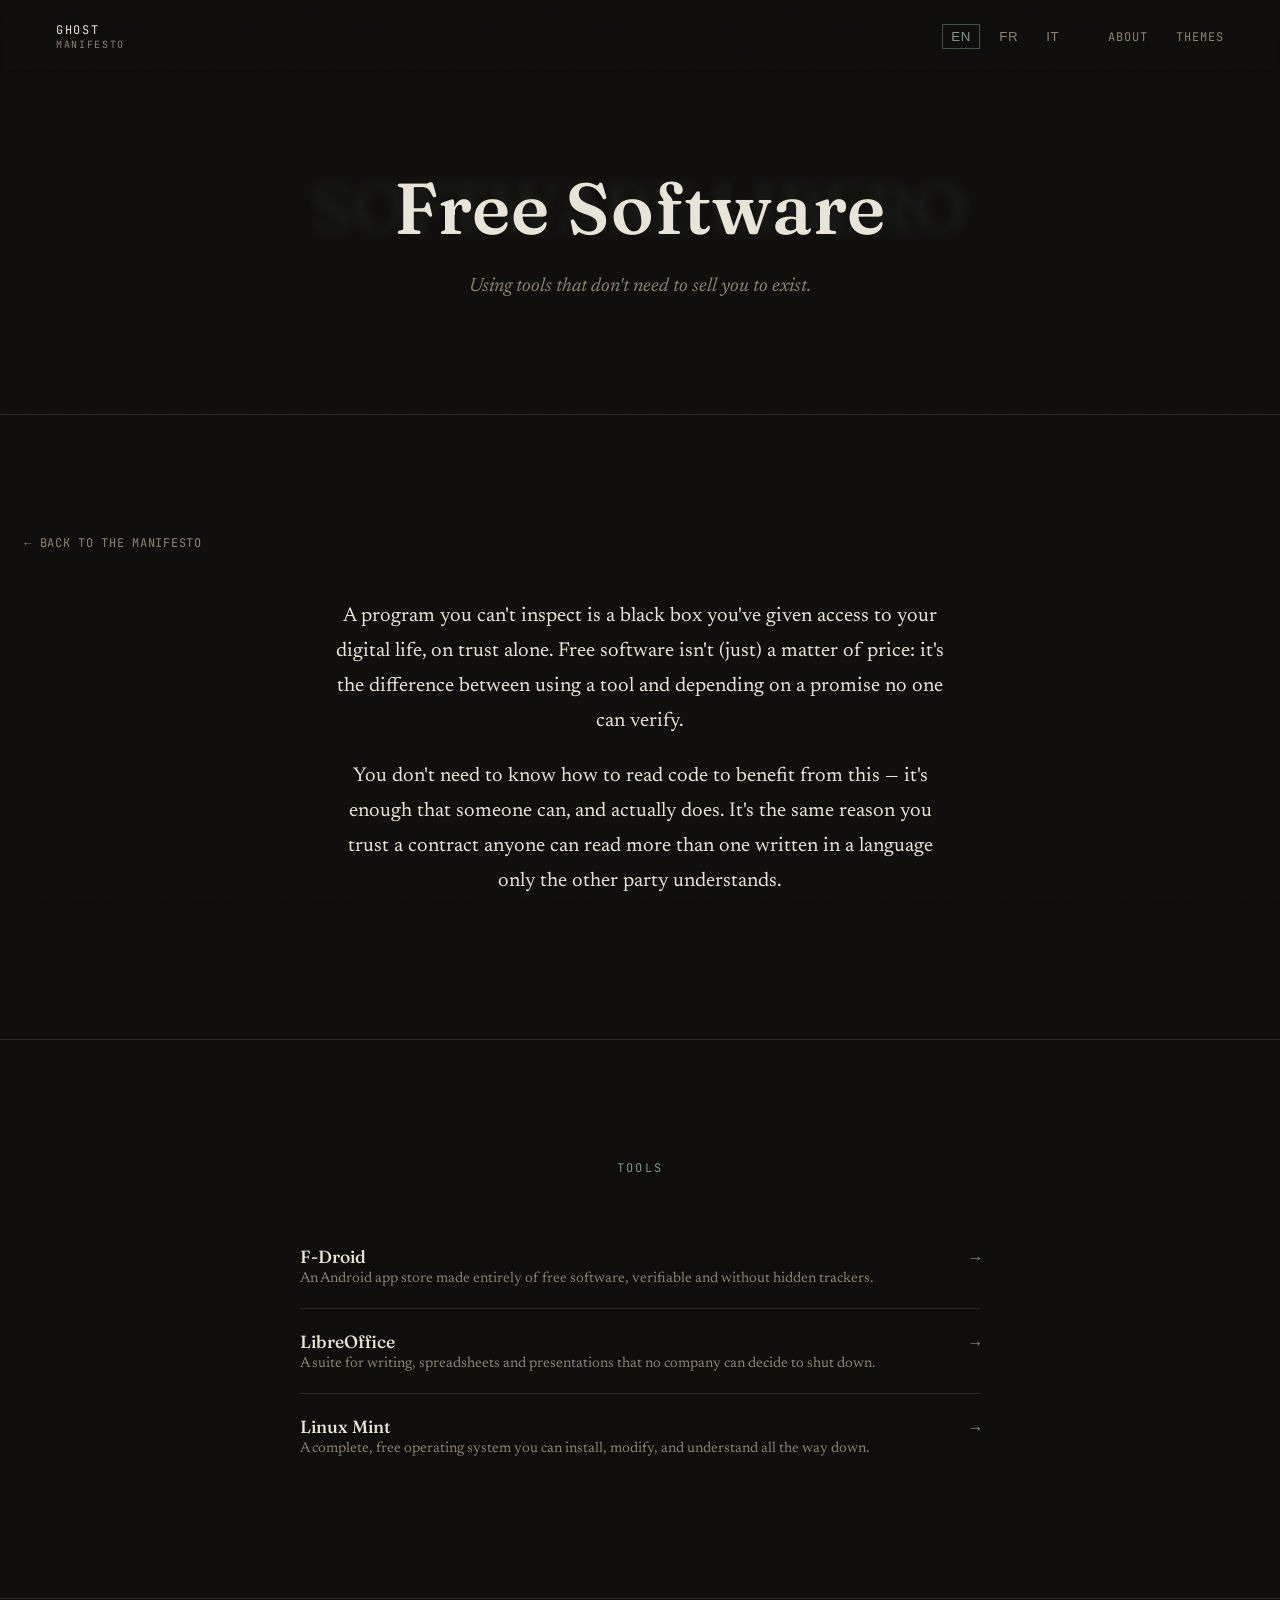
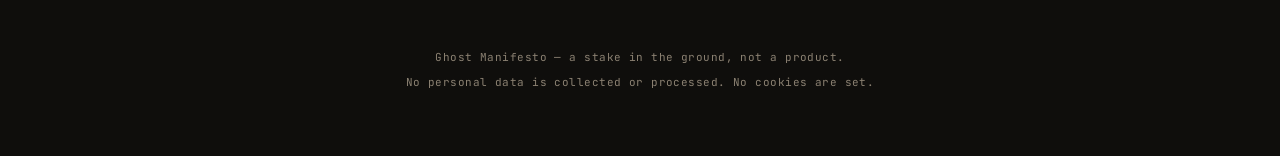
<file: temi/software-libero.html>
<!DOCTYPE html>
<html lang="en">
<head>
<meta charset="UTF-8">
<meta name="viewport" content="width=device-width, initial-scale=1.0">
<title>Software libero — Ghost Manifesto</title>
<link rel="stylesheet" href="../fonts/fonts.css">
<link rel="stylesheet" href="../style.css">
<style>
  .theme-hero{
    min-height: 46vh;
    padding-top: 140px;
  }
  .theme-hero .hero-title{ font-size: clamp(2.2rem, 7vw, 4.5rem); }
  .theme-hero .hero-ghost{ font-size: clamp(1.9rem, 6.5vw, 4.2rem); }

  .back-link{
    display:inline-block;
    margin-bottom: 28px;
    font-family: 'JetBrains Mono', monospace;
    font-size: 12px;
    letter-spacing: 0.06em;
    text-transform: uppercase;
    color: var(--ash);
    text-decoration: none;
  }
  .back-link:hover{ color: var(--patina); }

  .tools{
    max-width: 680px;
    margin: 0 auto;
  }
  .tool{
    display:flex;
    justify-content: space-between;
    align-items: baseline;
    gap: 16px;
    padding: 22px 0;
    border-bottom: 1px solid var(--hairline);
    text-decoration: none;
    color: inherit;
  }
  .tool:last-child{ border-bottom: none; }
  .tool-name{
    font-family: 'Fraunces', serif;
    font-weight: 500;
    font-size: 1.1rem;
    color: var(--bone);
  }
  .tool-desc{
    display:block;
    margin-top: 4px;
    font-size: 0.92rem;
    color: var(--ash);
    font-family: 'Newsreader', serif;
  }
  .tool-arrow{
    font-family: 'JetBrains Mono', monospace;
    color: var(--patina);
    flex-shrink: 0;
  }
</style>
</head>
<body class="lang-en">

<div class="grain" aria-hidden="true"></div>

<header class="topbar">
  <a href="../index.html" class="wordmark">GHOST<span>MANIFESTO</span></a>
  <nav class="topnav">
    <div class="langs" role="group" aria-label="Lingua / Language / Langue">
      <button type="button" data-set-lang="en" class="active">EN</button>
      <button type="button" data-set-lang="fr">FR</button>
      <button type="button" data-set-lang="it">IT</button>
    </div>
    <div class="pages">
      <a href="../index.html#about"><span data-lang="it">About</span><span data-lang="en" class="lang-hidden">About</span><span data-lang="fr" class="lang-hidden">À propos</span></a>
      <a href="../index.html#temi"><span data-lang="it">Temi</span><span data-lang="en" class="lang-hidden">Themes</span><span data-lang="fr" class="lang-hidden">Thèmes</span></a>
    </div>
  </nav>
</header>

<main>

  <section class="hero theme-hero">
    <div class="hero-ghost" aria-hidden="true">SOFTWARE LIBERO</div>
    <h1 class="hero-title">
      <span data-lang="it">Software libero</span>
      <span data-lang="en" class="lang-hidden">Free Software</span>
      <span data-lang="fr" class="lang-hidden">Logiciel libre</span>
    </h1>
    <p class="hero-sub" data-lang="it">Usare strumenti che non hanno bisogno di venderti per esistere.</p>
    <p class="hero-sub lang-hidden" data-lang="en">Using tools that don't need to sell you to exist.</p>
    <p class="hero-sub lang-hidden" data-lang="fr">Utiliser des outils qui n'ont pas besoin de vous vendre pour exister.</p>
  </section>

  <section>
    <a class="back-link" href="../index.html">
      <span data-lang="it">← Torna al Manifesto</span>
      <span data-lang="en" class="lang-hidden">← Back to the Manifesto</span>
      <span data-lang="fr" class="lang-hidden">← Retour au Manifeste</span>
    </a>

    <div class="about">
      <p data-lang="it">Un programma che non puoi ispezionare è una scatola nera a cui hai dato accesso alla tua vita digitale sulla fiducia. Il software libero non è (solo) una questione di prezzo: è la differenza tra usare uno strumento e dipendere da una promessa che nessuno può verificare.</p>
      <p data-lang="en" class="lang-hidden">A program you can't inspect is a black box you've given access to your digital life, on trust alone. Free software isn't (just) a matter of price: it's the difference between using a tool and depending on a promise no one can verify.</p>
      <p data-lang="fr" class="lang-hidden">Un programme que vous ne pouvez pas inspecter est une boîte noire à laquelle vous avez donné accès à votre vie numérique, sur la seule confiance. Le logiciel libre n'est pas (seulement) une question de prix : c'est la différence entre utiliser un outil et dépendre d'une promesse que personne ne peut vérifier.</p>

      <p data-lang="it">Non serve saper leggere codice per beneficiare di questo — basta che qualcuno possa farlo, e che lo faccia davvero. È lo stesso motivo per cui ti fidi di più di un contratto che chiunque può leggere che di uno scritto in una lingua che solo l'altra parte capisce.</p>
      <p data-lang="en" class="lang-hidden">You don't need to know how to read code to benefit from this — it's enough that someone can, and actually does. It's the same reason you trust a contract anyone can read more than one written in a language only the other party understands.</p>
      <p data-lang="fr" class="lang-hidden">Il n'est pas nécessaire de savoir lire du code pour en profiter — il suffit que quelqu'un le puisse, et le fasse réellement. C'est la même raison pour laquelle vous faites davantage confiance à un contrat que n'importe qui peut lire qu'à un contrat rédigé dans une langue que seule l'autre partie comprend.</p>
    </div>
  </section>

  <section>
    <span class="eyebrow">
      <span data-lang="it">Strumenti</span>
      <span data-lang="en" class="lang-hidden">Tools</span>
      <span data-lang="fr" class="lang-hidden">Outils</span>
    </span>

    <div class="tools">

      <a class="tool" href="https://f-droid.org/" target="_blank" rel="noopener">
        <span>
          <span class="tool-name">F-Droid</span>
          <span class="tool-desc" data-lang="it">Uno store di app Android composto solo da software libero, verificabile e senza tracker nascosti.</span>
          <span class="tool-desc lang-hidden" data-lang="en">An Android app store made entirely of free software, verifiable and without hidden trackers.</span>
          <span class="tool-desc lang-hidden" data-lang="fr">Une boutique d'applications Android composée uniquement de logiciels libres, vérifiables et sans traceurs cachés.</span>
        </span>
        <span class="tool-arrow">→</span>
      </a>

      <a class="tool" href="https://www.libreoffice.org/" target="_blank" rel="noopener">
        <span>
          <span class="tool-name">LibreOffice</span>
          <span class="tool-desc" data-lang="it">Una suite per scrivere, calcolare e presentare che nessuna azienda può scegliere di spegnere.</span>
          <span class="tool-desc lang-hidden" data-lang="en">A suite for writing, spreadsheets and presentations that no company can decide to shut down.</span>
          <span class="tool-desc lang-hidden" data-lang="fr">Une suite pour écrire, calculer et présenter qu'aucune entreprise ne peut décider d'éteindre.</span>
        </span>
        <span class="tool-arrow">→</span>
      </a>

      <a class="tool" href="https://linuxmint.com/" target="_blank" rel="noopener">
        <span>
          <span class="tool-name">Linux Mint</span>
          <span class="tool-desc" data-lang="it">Un sistema operativo completo, gratuito, che puoi installare, modificare e capire fino in fondo.</span>
          <span class="tool-desc lang-hidden" data-lang="en">A complete, free operating system you can install, modify, and understand all the way down.</span>
          <span class="tool-desc lang-hidden" data-lang="fr">Un système d'exploitation complet et gratuit, que vous pouvez installer, modifier et comprendre jusqu'au bout.</span>
        </span>
        <span class="tool-arrow">→</span>
      </a>

    </div>
  </section>

</main>

<footer>
  <p data-lang="it">Ghost Manifesto — un punto fermo, non un prodotto.</p>
  <p data-lang="en" class="lang-hidden">Ghost Manifesto — a stake in the ground, not a product.</p>
  <p data-lang="fr" class="lang-hidden">Ghost Manifesto — un point d'ancrage, non un produit.</p>
  <p data-lang="it">Nessun dato personale viene raccolto o trattato. Nessun cookie viene installato.</p>
  <p data-lang="en" class="lang-hidden">No personal data is collected or processed. No cookies are set.</p>
  <p data-lang="fr" class="lang-hidden">Aucune donnée personnelle n'est collectée ni traitée. Aucun cookie n'est déposé.</p>
</footer>

<script>
  function setLang(lang){
    document.querySelectorAll('[data-lang]').forEach(function(el){
      el.classList.toggle('lang-hidden', el.getAttribute('data-lang') !== lang);
    });
    document.querySelectorAll('[data-set-lang]').forEach(function(btn){
      btn.classList.toggle('active', btn.getAttribute('data-set-lang') === lang);
    });
    document.documentElement.setAttribute('lang', lang);
    document.body.className = 'lang-' + lang;
    try{ sessionStorage.setItem('gm-lang', lang); }catch(e){}
  }

  document.querySelectorAll('[data-set-lang]').forEach(function(btn){
    btn.addEventListener('click', function(){ setLang(btn.getAttribute('data-set-lang')); });
  });

  var storedLang;
  try{ storedLang = sessionStorage.getItem('gm-lang'); }catch(e){}
  setLang(storedLang || 'en');
</script>

</body>
</html>
</file>
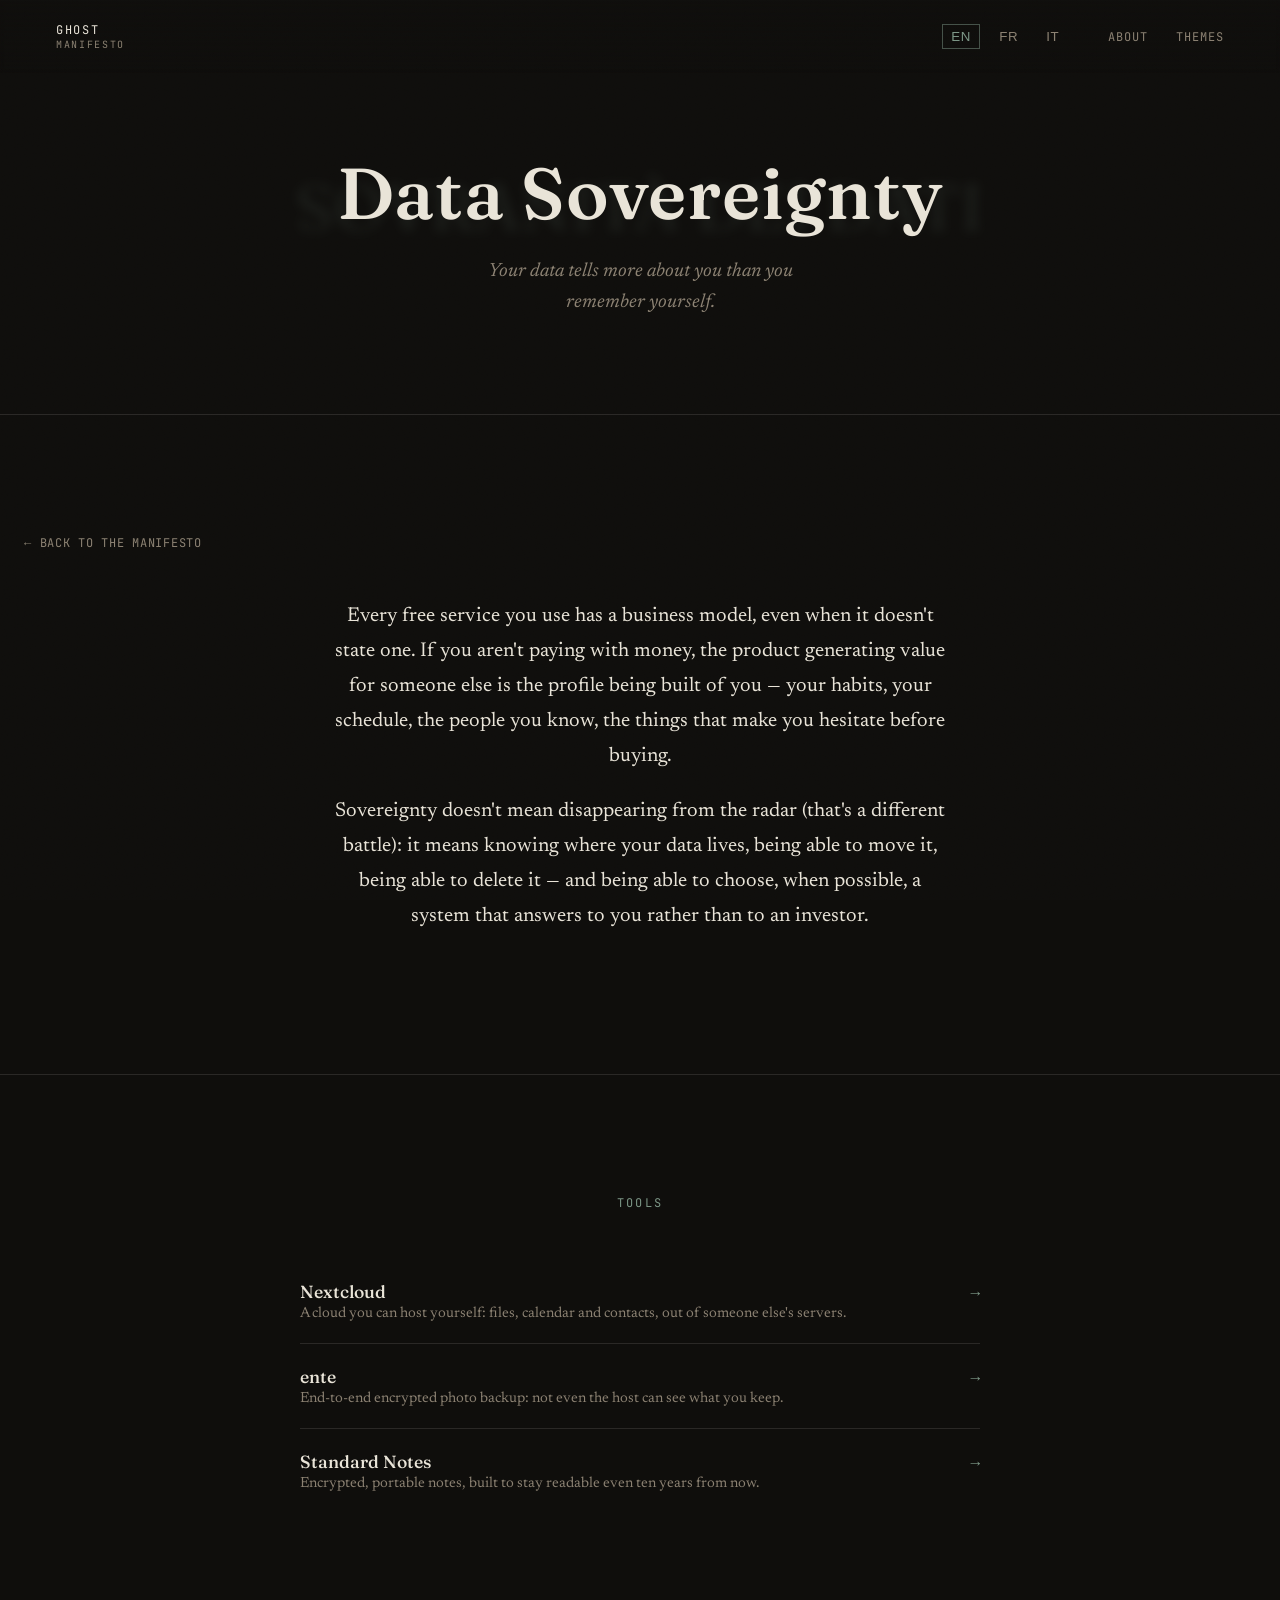
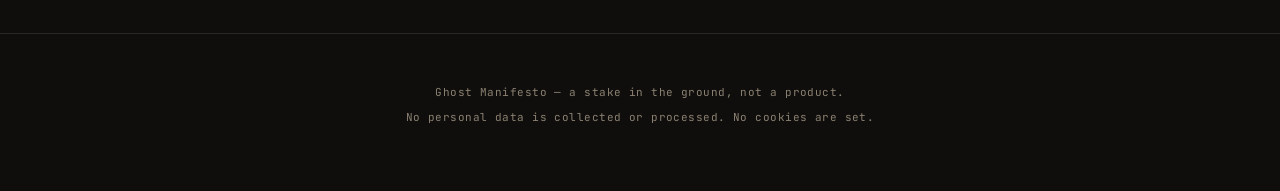
<file: temi/sovranita-dati.html>
<!DOCTYPE html>
<html lang="en">
<head>
<meta charset="UTF-8">
<meta name="viewport" content="width=device-width, initial-scale=1.0">
<title>Sovranità dei dati — Ghost Manifesto</title>
<link rel="stylesheet" href="../fonts/fonts.css">
<link rel="stylesheet" href="../style.css">
<style>
  .theme-hero{
    min-height: 46vh;
    padding-top: 140px;
  }
  .theme-hero .hero-title{ font-size: clamp(2.2rem, 7vw, 4.5rem); }
  .theme-hero .hero-ghost{ font-size: clamp(1.8rem, 6vw, 4rem); }

  .back-link{
    display:inline-block;
    margin-bottom: 28px;
    font-family: 'JetBrains Mono', monospace;
    font-size: 12px;
    letter-spacing: 0.06em;
    text-transform: uppercase;
    color: var(--ash);
    text-decoration: none;
  }
  .back-link:hover{ color: var(--patina); }

  .tools{
    max-width: 680px;
    margin: 0 auto;
  }
  .tool{
    display:flex;
    justify-content: space-between;
    align-items: baseline;
    gap: 16px;
    padding: 22px 0;
    border-bottom: 1px solid var(--hairline);
    text-decoration: none;
    color: inherit;
  }
  .tool:last-child{ border-bottom: none; }
  .tool-name{
    font-family: 'Fraunces', serif;
    font-weight: 500;
    font-size: 1.1rem;
    color: var(--bone);
  }
  .tool-desc{
    display:block;
    margin-top: 4px;
    font-size: 0.92rem;
    color: var(--ash);
    font-family: 'Newsreader', serif;
  }
  .tool-arrow{
    font-family: 'JetBrains Mono', monospace;
    color: var(--patina);
    flex-shrink: 0;
  }
</style>
</head>
<body class="lang-en">

<div class="grain" aria-hidden="true"></div>

<header class="topbar">
  <a href="../index.html" class="wordmark">GHOST<span>MANIFESTO</span></a>
  <nav class="topnav">
    <div class="langs" role="group" aria-label="Lingua / Language / Langue">
      <button type="button" data-set-lang="en" class="active">EN</button>
      <button type="button" data-set-lang="fr">FR</button>
      <button type="button" data-set-lang="it">IT</button>
    </div>
    <div class="pages">
      <a href="../index.html#about"><span data-lang="it">About</span><span data-lang="en" class="lang-hidden">About</span><span data-lang="fr" class="lang-hidden">À propos</span></a>
      <a href="../index.html#temi"><span data-lang="it">Temi</span><span data-lang="en" class="lang-hidden">Themes</span><span data-lang="fr" class="lang-hidden">Thèmes</span></a>
    </div>
  </nav>
</header>

<main>

  <section class="hero theme-hero">
    <div class="hero-ghost" aria-hidden="true">SOVRANITÀ DEI DATI</div>
    <h1 class="hero-title">
      <span data-lang="it">Sovranità dei dati</span>
      <span data-lang="en" class="lang-hidden">Data Sovereignty</span>
      <span data-lang="fr" class="lang-hidden">Souveraineté des données</span>
    </h1>
    <p class="hero-sub" data-lang="it">I tuoi dati raccontano di te più di quanto tu stesso ricordi.</p>
    <p class="hero-sub lang-hidden" data-lang="en">Your data tells more about you than you remember yourself.</p>
    <p class="hero-sub lang-hidden" data-lang="fr">Vos données en disent plus sur vous que vous ne vous en souvenez.</p>
  </section>

  <section>
    <a class="back-link" href="../index.html">
      <span data-lang="it">← Torna al Manifesto</span>
      <span data-lang="en" class="lang-hidden">← Back to the Manifesto</span>
      <span data-lang="fr" class="lang-hidden">← Retour au Manifeste</span>
    </a>

    <div class="about">
      <p data-lang="it">Ogni servizio gratuito che usi ha un modello di business, anche quando non lo dichiara. Se non stai pagando con denaro, il prodotto che genera valore per qualcun altro è il profilo che si costruisce di te — le tue abitudini, i tuoi orari, le persone che conosci, le cose che ti fanno esitare prima di comprare.</p>
      <p data-lang="en" class="lang-hidden">Every free service you use has a business model, even when it doesn't state one. If you aren't paying with money, the product generating value for someone else is the profile being built of you — your habits, your schedule, the people you know, the things that make you hesitate before buying.</p>
      <p data-lang="fr" class="lang-hidden">Chaque service gratuit que vous utilisez a un modèle économique, même quand il ne l'affiche pas. Si vous ne payez pas avec de l'argent, le produit qui génère de la valeur pour quelqu'un d'autre, c'est le profil que l'on construit de vous — vos habitudes, vos horaires, les personnes que vous connaissez, ce qui vous fait hésiter avant d'acheter.</p>

      <p data-lang="it">Sovranità non significa sparire dai radar (quella è un'altra battaglia): significa sapere dove vivono i tuoi dati, poterli spostare, poterli cancellare — e poter scegliere, quando possibile, che a conservarli sia un sistema che risponde a te e non a un investitore.</p>
      <p data-lang="en" class="lang-hidden">Sovereignty doesn't mean disappearing from the radar (that's a different battle): it means knowing where your data lives, being able to move it, being able to delete it — and being able to choose, when possible, a system that answers to you rather than to an investor.</p>
      <p data-lang="fr" class="lang-hidden">La souveraineté ne signifie pas disparaître des radars (c'est une autre bataille) : cela signifie savoir où vivent vos données, pouvoir les déplacer, pouvoir les supprimer — et pouvoir choisir, quand c'est possible, un système qui répond de vous et non d'un investisseur.</p>
    </div>
  </section>

  <section>
    <span class="eyebrow">
      <span data-lang="it">Strumenti</span>
      <span data-lang="en" class="lang-hidden">Tools</span>
      <span data-lang="fr" class="lang-hidden">Outils</span>
    </span>

    <div class="tools">

      <a class="tool" href="https://nextcloud.com/" target="_blank" rel="noopener">
        <span>
          <span class="tool-name">Nextcloud</span>
          <span class="tool-desc" data-lang="it">Un cloud che puoi ospitare tu stesso: file, calendario e contatti fuori dai server di qualcun altro.</span>
          <span class="tool-desc lang-hidden" data-lang="en">A cloud you can host yourself: files, calendar and contacts, out of someone else's servers.</span>
          <span class="tool-desc lang-hidden" data-lang="fr">Un cloud que vous pouvez héberger vous-même : fichiers, calendrier et contacts, hors des serveurs de quelqu'un d'autre.</span>
        </span>
        <span class="tool-arrow">→</span>
      </a>

      <a class="tool" href="https://ente.io/" target="_blank" rel="noopener">
        <span>
          <span class="tool-name">ente</span>
          <span class="tool-desc" data-lang="it">Backup di foto cifrato end-to-end: nemmeno chi lo ospita può vedere cosa conservi.</span>
          <span class="tool-desc lang-hidden" data-lang="en">End-to-end encrypted photo backup: not even the host can see what you keep.</span>
          <span class="tool-desc lang-hidden" data-lang="fr">Sauvegarde de photos chiffrée de bout en bout : même l'hébergeur ne peut voir ce que vous conservez.</span>
        </span>
        <span class="tool-arrow">→</span>
      </a>

      <a class="tool" href="https://standardnotes.com/" target="_blank" rel="noopener">
        <span>
          <span class="tool-name">Standard Notes</span>
          <span class="tool-desc" data-lang="it">Note cifrate e portabili, pensate per restare leggibili anche tra dieci anni.</span>
          <span class="tool-desc lang-hidden" data-lang="en">Encrypted, portable notes, built to stay readable even ten years from now.</span>
          <span class="tool-desc lang-hidden" data-lang="fr">Notes chiffrées et portables, pensées pour rester lisibles même dans dix ans.</span>
        </span>
        <span class="tool-arrow">→</span>
      </a>

    </div>
  </section>

</main>

<footer>
  <p data-lang="it">Ghost Manifesto — un punto fermo, non un prodotto.</p>
  <p data-lang="en" class="lang-hidden">Ghost Manifesto — a stake in the ground, not a product.</p>
  <p data-lang="fr" class="lang-hidden">Ghost Manifesto — un point d'ancrage, non un produit.</p>
  <p data-lang="it">Nessun dato personale viene raccolto o trattato. Nessun cookie viene installato.</p>
  <p data-lang="en" class="lang-hidden">No personal data is collected or processed. No cookies are set.</p>
  <p data-lang="fr" class="lang-hidden">Aucune donnée personnelle n'est collectée ni traitée. Aucun cookie n'est déposé.</p>
</footer>

<script>
  function setLang(lang){
    document.querySelectorAll('[data-lang]').forEach(function(el){
      el.classList.toggle('lang-hidden', el.getAttribute('data-lang') !== lang);
    });
    document.querySelectorAll('[data-set-lang]').forEach(function(btn){
      btn.classList.toggle('active', btn.getAttribute('data-set-lang') === lang);
    });
    document.documentElement.setAttribute('lang', lang);
    document.body.className = 'lang-' + lang;
    try{ sessionStorage.setItem('gm-lang', lang); }catch(e){}
  }

  document.querySelectorAll('[data-set-lang]').forEach(function(btn){
    btn.addEventListener('click', function(){ setLang(btn.getAttribute('data-set-lang')); });
  });

  var storedLang;
  try{ storedLang = sessionStorage.getItem('gm-lang'); }catch(e){}
  setLang(storedLang || 'en');
</script>

</body>
</html>
</file>
<file: fonts/fonts.css>
/* Ghost Manifesto — font self-hosted
   Nessuna richiesta esce verso fonts.googleapis.com o fonts.gstatic.com.
   File sorgente: pacchetti @fontsource (licenza SIL Open Font License),
   copiati localmente in questa cartella. */

/* ---------- Fraunces (variable, solo asse peso) ---------- */
@font-face {
  font-family: 'Fraunces';
  font-style: normal;
  font-display: swap;
  font-weight: 100 900;
  src: url('fraunces/fraunces-latin-wght-normal.woff2') format('woff2-variations');
  unicode-range: U+0000-00FF,U+0131,U+0152-0153,U+02BB-02BC,U+02C6,U+02DA,U+02DC,U+0304,U+0308,U+0329,U+2000-206F,U+20AC,U+2122,U+2191,U+2193,U+2212,U+2215,U+FEFF,U+FFFD;
}
@font-face {
  font-family: 'Fraunces';
  font-style: normal;
  font-display: swap;
  font-weight: 100 900;
  src: url('fraunces/fraunces-latin-ext-wght-normal.woff2') format('woff2-variations');
  unicode-range: U+0100-02BA,U+02BD-02C5,U+02C7-02CC,U+02CE-02D7,U+02DD-02FF,U+0304,U+0308,U+0329,U+1D00-1DBF,U+1E00-1E9F,U+1EF2-1EFF,U+2020,U+20A0-20AB,U+20AD-20C0,U+2113,U+2C60-2C7F,U+A720-A7FF;
}

/* ---------- Newsreader (variable, peso, normale + corsivo) ---------- */
@font-face {
  font-family: 'Newsreader';
  font-style: normal;
  font-display: swap;
  font-weight: 200 800;
  src: url('newsreader/newsreader-latin-wght-normal.woff2') format('woff2-variations');
  unicode-range: U+0000-00FF,U+0131,U+0152-0153,U+02BB-02BC,U+02C6,U+02DA,U+02DC,U+0304,U+0308,U+0329,U+2000-206F,U+20AC,U+2122,U+2191,U+2193,U+2212,U+2215,U+FEFF,U+FFFD;
}
@font-face {
  font-family: 'Newsreader';
  font-style: normal;
  font-display: swap;
  font-weight: 200 800;
  src: url('newsreader/newsreader-latin-ext-wght-normal.woff2') format('woff2-variations');
  unicode-range: U+0100-02BA,U+02BD-02C5,U+02C7-02CC,U+02CE-02D7,U+02DD-02FF,U+0304,U+0308,U+0329,U+1D00-1DBF,U+1E00-1E9F,U+1EF2-1EFF,U+2020,U+20A0-20AB,U+20AD-20C0,U+2113,U+2C60-2C7F,U+A720-A7FF;
}
@font-face {
  font-family: 'Newsreader';
  font-style: italic;
  font-display: swap;
  font-weight: 200 800;
  src: url('newsreader/newsreader-latin-wght-italic.woff2') format('woff2-variations');
  unicode-range: U+0000-00FF,U+0131,U+0152-0153,U+02BB-02BC,U+02C6,U+02DA,U+02DC,U+0304,U+0308,U+0329,U+2000-206F,U+20AC,U+2122,U+2191,U+2193,U+2212,U+2215,U+FEFF,U+FFFD;
}
@font-face {
  font-family: 'Newsreader';
  font-style: italic;
  font-display: swap;
  font-weight: 200 800;
  src: url('newsreader/newsreader-latin-ext-wght-italic.woff2') format('woff2-variations');
  unicode-range: U+0100-02BA,U+02BD-02C5,U+02C7-02CC,U+02CE-02D7,U+02DD-02FF,U+0304,U+0308,U+0329,U+1D00-1DBF,U+1E00-1E9F,U+1EF2-1EFF,U+2020,U+20A0-20AB,U+20AD-20C0,U+2113,U+2C60-2C7F,U+A720-A7FF;
}

/* ---------- JetBrains Mono (statico, peso 400) ---------- */
@font-face {
  font-family: 'JetBrains Mono';
  font-style: normal;
  font-display: swap;
  font-weight: 400;
  src: url('jetbrains-mono/jetbrains-mono-latin-400-normal.woff2') format('woff2');
  unicode-range: U+0000-00FF,U+0131,U+0152-0153,U+02BB-02BC,U+02C6,U+02DA,U+02DC,U+0304,U+0308,U+0329,U+2000-206F,U+20AC,U+2122,U+2191,U+2193,U+2212,U+2215,U+FEFF,U+FFFD;
}
@font-face {
  font-family: 'JetBrains Mono';
  font-style: normal;
  font-display: swap;
  font-weight: 400;
  src: url('jetbrains-mono/jetbrains-mono-latin-ext-400-normal.woff2') format('woff2');
  unicode-range: U+0100-02BA,U+02BD-02C5,U+02C7-02CC,U+02CE-02D7,U+02DD-02FF,U+0304,U+0308,U+0329,U+1D00-1DBF,U+1E00-1E9F,U+1EF2-1EFF,U+2020,U+20A0-20AB,U+20AD-20C0,U+2113,U+2C60-2C7F,U+A720-A7FF;
}
</file>
<file: style.css>
:root{
    --void: #0f0e0c;
    --void-2: #161410;
    --bone: #e9e4d8;
    --ash: #8b8172;
    --patina: #7c9686;
    --patina-soft: rgba(124,150,134,0.5);
    --rust: #93503d;
    --hairline: rgba(233,228,216,0.12);
  }

  *{ box-sizing: border-box; }

  html{ scroll-behavior: smooth; }

  body{
    margin:0;
    background: var(--void);
    color: var(--bone);
    font-family: 'Newsreader', serif;
    -webkit-font-smoothing: antialiased;
    overflow-x: hidden;
  }

  .lang-hidden{ display:none !important; }

  a{ color: inherit; }

  ::selection{ background: var(--patina); color: var(--void); }

  /* grain texture overlay */
  .grain{
    position: fixed;
    inset: 0;
    pointer-events: none;
    z-index: 50;
    opacity: 0.05;
    mix-blend-mode: overlay;
    background-image: url("data:image/svg+xml,%3Csvg xmlns='http://www.w3.org/2000/svg' width='120' height='120'%3E%3Cfilter id='n'%3E%3CfeTurbulence type='fractalNoise' baseFrequency='0.9' numOctaves='2' stitchTiles='stitch'/%3E%3C/filter%3E%3Crect width='100%25' height='100%25' filter='url(%23n)'/%3E%3C/svg%3E");
  }

  /* ---------- topbar ---------- */
  .topbar{
    position: fixed;
    top:0; left:0; right:0;
    z-index: 40;
    display:flex;
    align-items:center;
    justify-content:space-between;
    padding: 22px clamp(20px,5vw,56px);
    background: linear-gradient(to bottom, rgba(15,14,12,0.92), rgba(15,14,12,0));
    backdrop-filter: blur(2px);
  }

  .wordmark{
    font-family: 'JetBrains Mono', monospace;
    font-size: 12px;
    letter-spacing: 0.14em;
    color: var(--bone);
    text-decoration: none;
    display: inline-block;
    transition: color .2s ease;
  }
  .wordmark:hover{ color: var(--patina); }
  .wordmark:focus-visible{ outline: 1px solid var(--patina); outline-offset: 4px; }
  .wordmark span{
    display:block;
    color: var(--ash);
    font-size: 10px;
  }

  .topnav{
    display:flex;
    align-items:center;
    gap: clamp(16px,4vw,40px);
  }

  .langs{ display:flex; gap:10px; font-family:'JetBrains Mono', monospace; font-size:12px; }
  .langs button{
    background:none;
    border:1px solid transparent;
    color: var(--ash);
    letter-spacing: 0.05em;
    cursor:pointer;
    padding: 4px 8px;
    transition: color .2s ease, border-color .2s ease;
  }
  .langs button:hover{ color: var(--bone); }
  .langs button.active{ color: var(--patina); border-color: var(--patina-soft); }
  .langs button:focus-visible{ outline: 1px solid var(--patina); outline-offset: 2px; }

  .pages{ display:flex; gap: clamp(14px,3vw,28px); font-family:'JetBrains Mono', monospace; font-size:12px; }
  .pages a{
    text-decoration:none;
    color: var(--ash);
    letter-spacing: 0.08em;
    text-transform: uppercase;
    transition: color .2s ease;
  }
  .pages a:hover{ color: var(--bone); }
  .pages a:focus-visible{ outline: 1px solid var(--patina); outline-offset: 4px; }

  /* ---------- hero ---------- */
  .hero{
    position: relative;
    min-height: 100vh;
    display:flex;
    flex-direction: column;
    align-items:center;
    justify-content:center;
    text-align:center;
    padding: 120px 24px 80px;
  }

  .hero-ghost{
    position:absolute;
    top:50%; left:50%;
    transform: translate(-50%,-52%);
    font-family: 'Fraunces', serif;
    font-optical-sizing: auto;
    font-weight: 340;
    font-size: clamp(2.6rem, 9vw, 7.2rem);
    letter-spacing: 0.01em;
    color: var(--patina);
    opacity: 0.16;
    filter: blur(6px);
    white-space: nowrap;
    animation: drift 12s ease-in-out infinite;
  }

  @keyframes drift{
    0%,100%{ transform: translate(-50%,-52%) scale(1); opacity: 0.14; }
    50%{ transform: translate(-50%,-49%) scale(1.015); opacity: 0.20; }
  }

  .hero-title{
    position: relative;
    font-family: 'Fraunces', serif;
    font-optical-sizing: auto;
    font-weight: 560;
    font-size: clamp(2.6rem, 9vw, 7.2rem);
    letter-spacing: 0.01em;
    line-height: 1;
    margin: 0 0 28px;
    color: var(--bone);
    animation: resolve 1.6s ease-out;
  }

  @keyframes resolve{
    from{ opacity:0; filter: blur(10px); letter-spacing: 0.12em; }
    to{ opacity:1; filter: blur(0); letter-spacing: 0.01em; }
  }

  .hero-sub{
    position: relative;
    max-width: 34ch;
    margin: 0 auto;
    color: var(--ash);
    font-style: italic;
    font-size: clamp(1rem, 2vw, 1.2rem);
    line-height: 1.6;
  }

  .scroll-hint{
    position:absolute;
    bottom: 40px;
    left:50%;
    transform: translateX(-50%);
    color: var(--ash);
    font-family: 'JetBrains Mono', monospace;
    font-size: 18px;
    animation: bob 2.4s ease-in-out infinite;
  }
  @keyframes bob{ 0%,100%{ transform: translate(-50%,0); } 50%{ transform: translate(-50%,8px); } }

  /* ---------- shared section chrome ---------- */
  section{
    position: relative;
    padding: clamp(60px,10vw,120px) 24px;
    border-top: 1px solid var(--hairline);
  }

  .eyebrow{
    display:block;
    text-align:center;
    font-family: 'JetBrains Mono', monospace;
    font-size: 12px;
    letter-spacing: 0.2em;
    text-transform: uppercase;
    color: var(--patina);
    margin-bottom: 48px;
  }

  /* ---------- manifesto ---------- */
  .theses{
    list-style:none;
    margin:0 auto;
    padding:0;
    max-width: 680px;
    counter-reset: none;
  }

  .theses li{
    display:grid;
    grid-template-columns: 56px 1fr;
    gap: 18px;
    padding: 34px 0;
    border-bottom: 1px solid var(--hairline);
  }
  .theses li:first-child{ padding-top: 0; }
  .theses li:last-child{ border-bottom:none; }

  .num{
    font-family: 'Fraunces', serif;
    font-weight: 480;
    font-size: 1.3rem;
    color: var(--patina);
    padding-top: 2px;
  }

  .theses p{
    margin:0;
    font-size: clamp(1.05rem, 1.6vw, 1.25rem);
    line-height: 1.65;
    color: var(--bone);
  }

  /* ---------- about ---------- */
  .about{
    max-width: 620px;
    margin: 0 auto;
    text-align: center;
  }
  .about p{
    font-size: clamp(1.05rem, 1.7vw, 1.25rem);
    line-height: 1.75;
    color: var(--bone);
  }

  /* ---------- temi ---------- */
  .theme-grid{
    max-width: 1000px;
    margin: 0 auto;
    display:grid;
    grid-template-columns: repeat(auto-fit, minmax(240px, 1fr));
    gap: 1px;
    background: var(--hairline);
    border: 1px solid var(--hairline);
  }

  .theme-card{
    display: block;
    background: var(--void);
    padding: 32px 28px;
    text-decoration: none;
    color: inherit;
    transition: background .25s ease;
  }
  .theme-card:hover{ background: var(--void-2); }
  a.theme-card:focus-visible{ outline: 1px solid var(--patina); outline-offset: -4px; }

  .theme-card h3{
    margin: 0 0 12px;
    font-family: 'Fraunces', serif;
    font-weight: 500;
    font-size: 1.15rem;
    color: var(--bone);
  }
  .theme-card p{
    margin:0;
    font-size: 0.95rem;
    line-height: 1.55;
    color: var(--ash);
  }

  /* ---------- footer ---------- */
  footer{
    padding: 40px 24px 56px;
    text-align:center;
    border-top: 1px solid var(--hairline);
  }
  footer p{
    font-family: 'JetBrains Mono', monospace;
    font-size: 11px;
    letter-spacing: 0.04em;
    color: var(--ash);
  }

  @media (max-width: 640px){
    .topbar{ flex-direction: column; align-items:flex-start; gap: 14px; }
    .topnav{ width:100%; justify-content: space-between; }
    .theses li{ grid-template-columns: 36px 1fr; }
  }

  @media (prefers-reduced-motion: reduce){
    html{ scroll-behavior:auto; }
    .hero-ghost, .hero-title, .scroll-hint{ animation:none !important; }
  }
</file>
